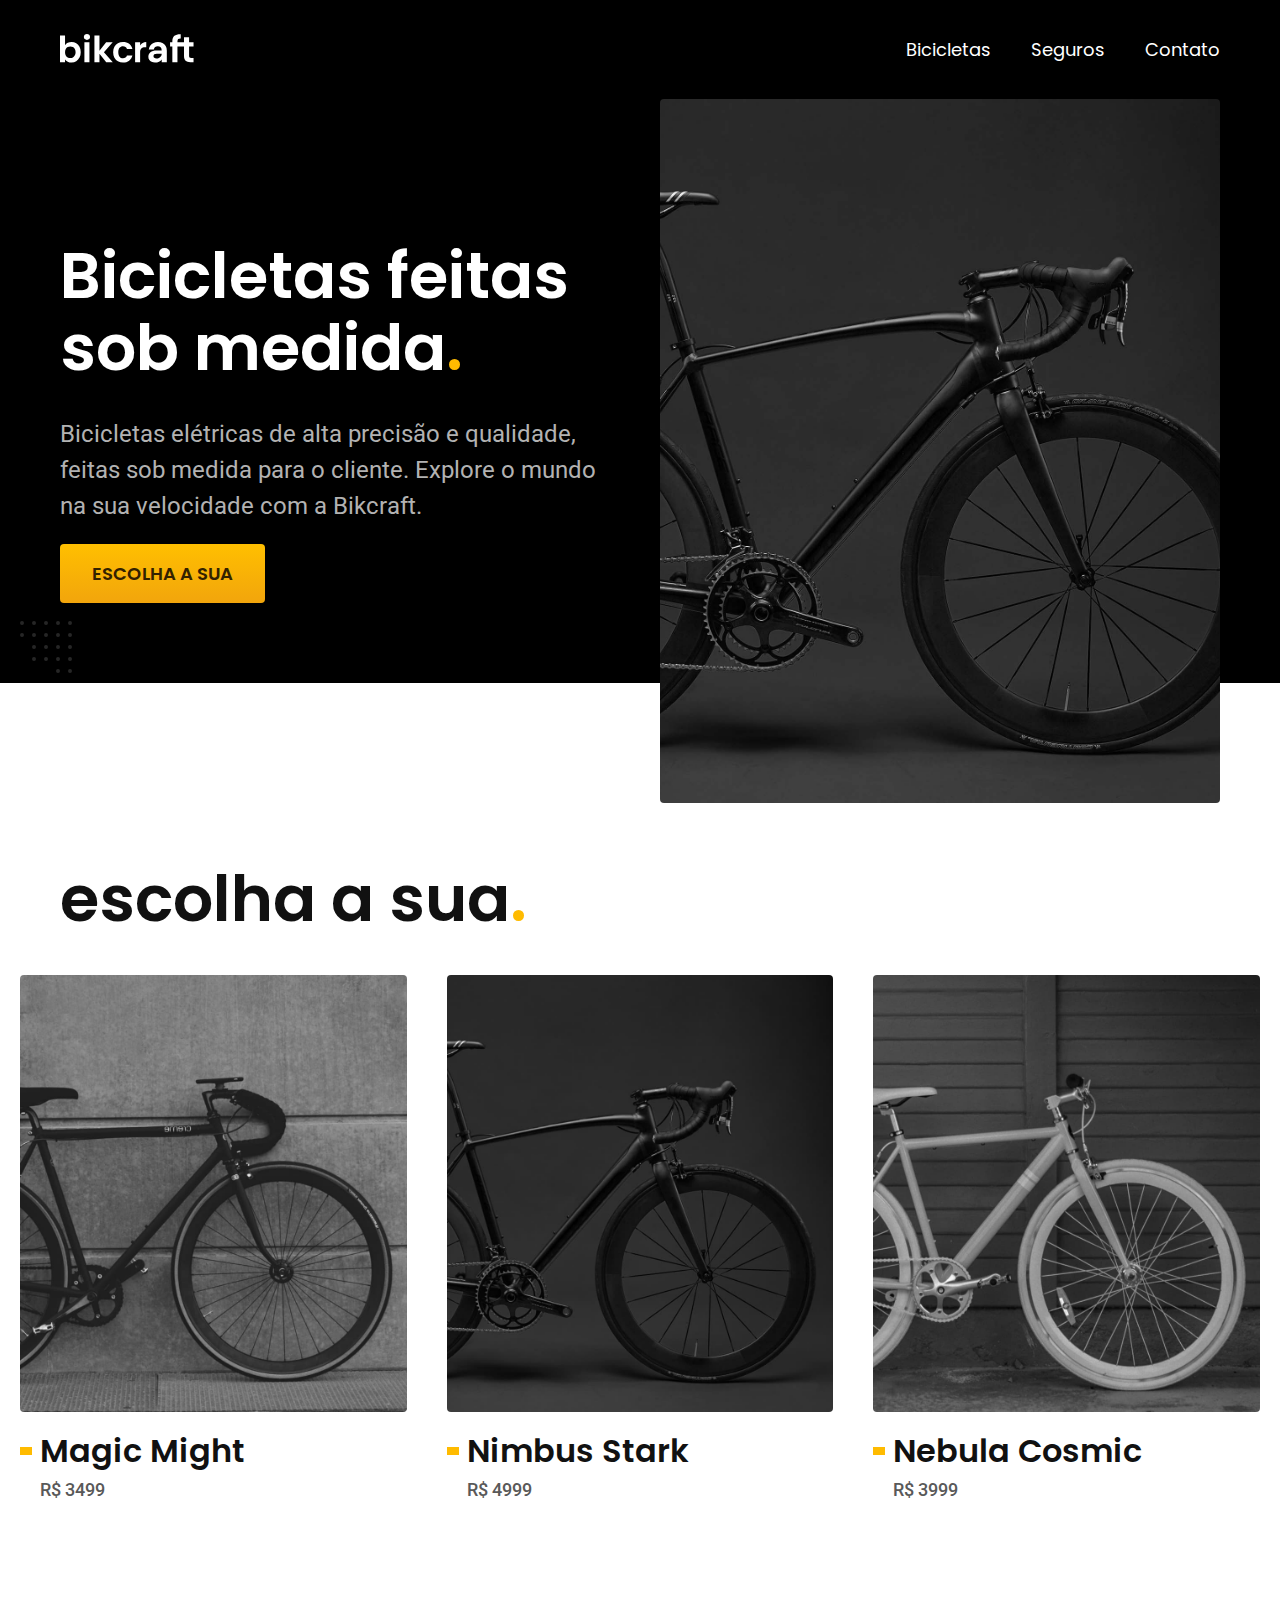
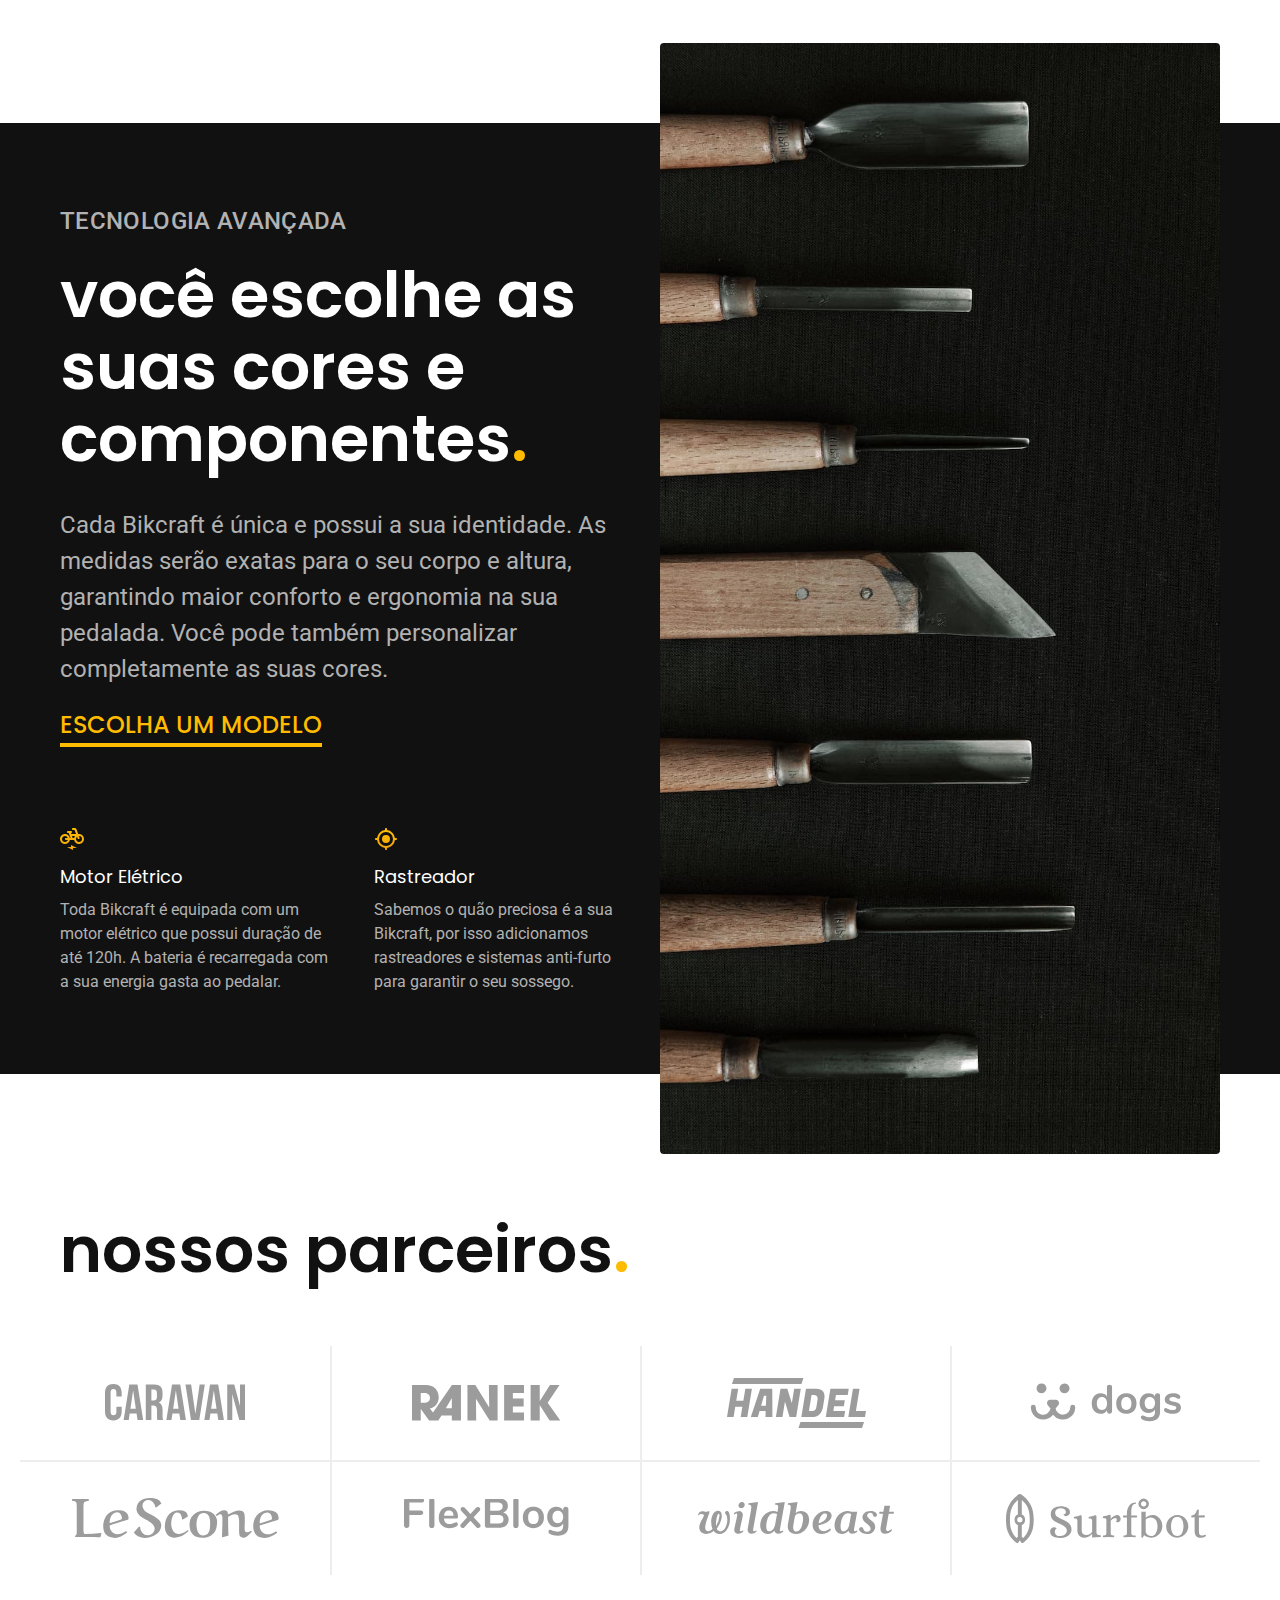
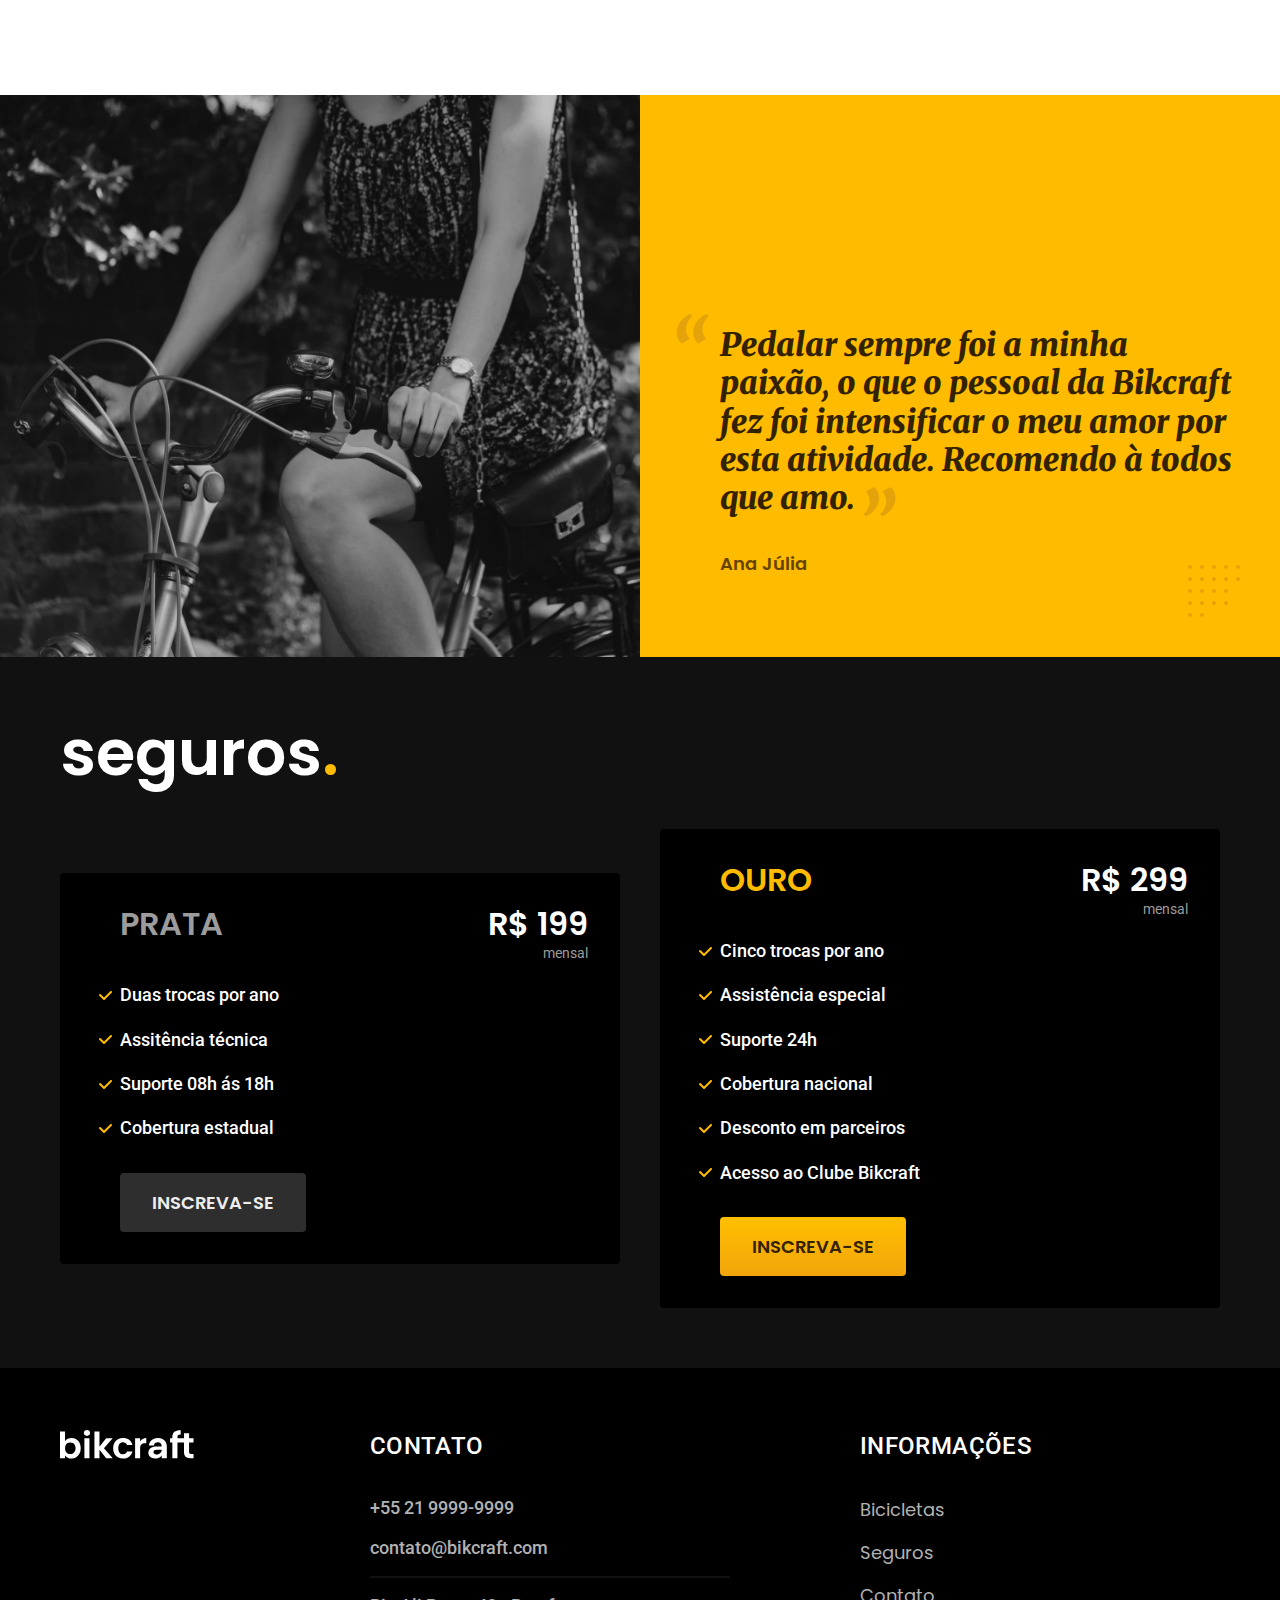
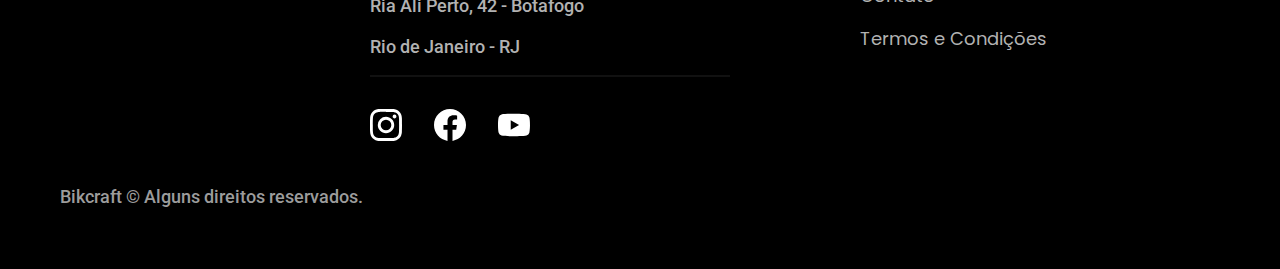
<file: index.html>
<!DOCTYPE html>
<html lang="pt-BR">

<head>
  <meta charset="UTF-8">
  <meta name="viewport" content="width=device-width, initial-scale=1.0">
  <meta name="description" content="Bicicletas elétricas de alta precisão e qualidade,  feitas sob medida para o cliente.">
  <title>Bikcraft</title>

  <link rel="icon" href="./favicon.svg" type="image/svg+xml">
  <link rel="preload" href="./css/style.min.css" as="style">
  <link rel="stylesheet" href="./css/style.min.css">

  <link rel="preconnect" href="https://fonts.googleapis.com">
  <link rel="preconnect" href="https://fonts.gstatic.com" crossorigin>
  <link href="https://fonts.googleapis.com/css2?family=Merriweather:ital,wght@1,900&family=Poppins:wght@400;600&family=Roboto:wght@400;500&display=swap" rel="stylesheet">

  <script>document.documentElement.classList.add('js')</script>
</head>

<body>
  <header class="header-bg">
    <div class="header container">
      <a href="./">
        <img src="./img/bikcraft.svg" alt="Logo Bikcraft">
      </a>

      <nav aria-label="primaria">
        <ul class="header-menu font-1-m cor-0">
          <li><a href="./bicicletas.html">Bicicletas</a></li>
          <li><a href="./seguros.html">Seguros</a></li>
          <li><a href="./contato.html">Contato</a></li>
        </ul>
      </nav>
    </div>
  </header>

  <main class="introducao-bg">
    <div class="introducao container">
      <div class="introducao-conteudo">
        <h1 class="font-1-xxl cor-0 fadeInDown" data-anime="200">Bicicletas feitas
          sob medida<span class="cor-p1">.</span></h1>
        <p class="font-2-l cor-5 fadeInDown" data-anime="400">Bicicletas elétricas de alta precisão e qualidade, feitas sob medida para o cliente. Explore o mundo na sua velocidade com a Bikcraft.</p>
        <a class="botao fadeInDown" href="./bicicletas.html" data-anime="600">Escolha a sua</a>
      </div>
      <picture class="fadeInDown" data-anime="700">
        <source media="(max-width: 800px)" srcset="./img/bicicletas/nimbus.jpg">
        <img src="./img/fotos/introducao.jpg" width="1280" height="1600" alt="Bicicleta Elétrica Preta">
      </picture>
    </div>
  </main>

  <article class="bicicletas-lista">
    <h2 class="container font-1-xxl">escolha a sua<span class="cor-p1">.</span></h2>

    <ul>
      <li>
        <a href="./bicicletas/magic.html">
          <img src="./img/bicicletas/magic-home.jpg" alt="Bicicleta Preta">
          <h3 class="font-1-xl">Magic Might</h3>
          <span class="font-2-m cor-8">R$ 3499</span>
        </a>
      </li>
      <li>
        <a href="./bicicletas/nimbus.html">
          <img src="./img/bicicletas/nimbus-home.jpg" alt="Bicicleta Preta">
          <h3 class="font-1-xl">Nimbus Stark</h3>
          <span class="font-2-m cor-8">R$ 4999</span>
        </a>
      </li>
      <li>
        <a href="./bicicletas/nebula.html">
          <img src="./img/bicicletas/nebula-home.jpg" alt="Bicicleta Preta">
          <h3 class="font-1-xl">Nebula Cosmic</h3>
          <span class="font-2-m cor-8">R$ 3999</span>
        </a>
      </li>
    </ul>
  </article>

  <article class="tecnologia-bg">
    <div class="tecnologia container">
      <div class="tecnologia-conteudo">
        <span class="font-2-l-b cor-5">Tecnologia Avançada</span>
        <h2 class="font-1-xxl cor-0">você escolhe as suas cores e componentes<span class="cor-p1">.</span></h2>
        <p class="font-2-l cor-5">Cada Bikcraft é única e possui a sua identidade. As medidas serão exatas para o seu corpo e altura, garantindo maior conforto e ergonomia na sua pedalada. Você pode também personalizar completamente as suas cores.</p>
        <a class="link" href="./bicicletas.html">Escolha um modelo</a>
        <div class="tecnologia-vantagens">
          <div>
            <img src="./img/icones/eletrica.svg" alt="">
            <h3 class="font-1-m cor-0">Motor Elétrico</h3>
            <p class="font-2-s cor-5">Toda Bikcraft é equipada com um motor elétrico que possui duração de até 120h. A bateria é recarregada com a sua energia gasta ao pedalar.</p>
          </div>
          <div>
            <img src="./img/icones/rastreador.svg" alt="">
            <h3 class="font-1-m cor-0">Rastreador</h3>
            <p class="font-2-s cor-5">Sabemos o quão preciosa é a sua Bikcraft, por isso adicionamos rastreadores e sistemas anti-furto para garantir o seu sossego.</p>
          </div>
        </div>
      </div>
      <div class="tecnologia-imagem">
        <img src="./img/fotos/tecnologia.jpg" alt="">
      </div>
    </div>
  </article>

  <section class="parceiros" aria-label="Nossos Parceiros">
    <h2 class="container  font-1-xxl">nossos parceiros<span class="cor-p1">.</span></h2>

    <ul>
      <li><img src="./img/parceiros/caravan.svg" alt="caravan"></li>
      <li><img src="./img/parceiros/ranek.svg" alt="ranek"></li>
      <li><img src="./img/parceiros/handel.svg" alt="handel"></li>
      <li><img src="./img/parceiros/dogs.svg" alt="dogs"></li>
      <li><img src="./img/parceiros/lescone.svg" alt="lescone"></li>
      <li><img src="./img/parceiros/flexblog.svg" alt="flexblog"></li>
      <li><img src="./img/parceiros/wildbeast.svg" alt="wildbeast"></li>
      <li><img src="./img/parceiros/surfbot.svg" alt="surfbot"></li>
    </ul>
  </section>

  <section class="depoimento" aria-label="Depoimento">
    <div>
      <img src="./img/fotos/depoimento.jpg" alt="Pessoa pedalando">
    </div>
    <div class="depoimento-conteudo">
      <blockquote class="font-1-xl cor-p5">
        <p>Pedalar sempre foi a minha paixão, o que o pessoal da Bikcraft fez foi intensificar o meu amor por esta atividade. Recomendo à todos que amo.</p>
      </blockquote>
      <span class="font-1-m-b cor-p4">Ana Júlia</span>
    </div>

  </section>

  <article class="seguros-bg">
    <div class="seguros container">
      <h2 class="font-1-xxl cor-0">seguros<span class="cor-p1">.</span></h2>
      <div class="seguros-item">
        <h3 class="font-1-xl cor-6">PRATA</h3>
        <span class="font-1-xl cor-0">R$ 199 <span class="font-1-xs cor-6">mensal</span></span>
        <ul class="font-2-m cor-0">
          <li>Duas trocas por ano</li>
          <li>Assitência técnica</li>
          <li>Suporte 08h ás 18h</li>
          <li>Cobertura estadual</li>
        </ul>
        <a class="botao secundario" href="./orcamento.html">Inscreva-se</a>
      </div>

      <div class="seguros-item">
        <h3 class="font-1-xl cor-p1">OURO</h3>
        <span class="font-1-xl cor-0">R$ 299 <span class="font-1-xs cor-6">mensal</span></span>
        <ul class="font-2-m cor-0">
          <li>Cinco trocas por ano</li>
          <li>Assistência especial</li>
          <li>Suporte 24h</li>
          <li>Cobertura nacional</li>
          <li>Desconto em parceiros</li>
          <li>Acesso ao Clube Bikcraft</li>
        </ul>
        <a class="botao" href="./orcamento.html">Inscreva-se</a>
      </div>
    </div>
  </article>

  <footer class="footer-bg">
    <div class="footer container">
      <img src="./img/bikcraft.svg" alt="Logo">
      <div class="footer-contato">
        <h3 class="font-2-l-b cor-0">Contato</h3>
        <ul class="font-2-m cor-5">
          <li><a href="tel:+552199999999">+55 21 9999-9999</a></li>
          <li><a href="mailto:contato@bikcraft.com">contato@bikcraft.com</a></li>
          <li>Ria Ali Perto, 42 - Botafogo</li>
          <li>Rio de Janeiro - RJ</li>
        </ul>
        <div class="footer-redes">
          <a href="./">
            <img src="./img/redes/instagram.svg" alt="Instagram">
          </a>
          <a href="./">
            <img src="./img/redes/facebook.svg" alt=Facebook">
          </a>
          <a href="./">
            <img src="./img/redes/youtube.svg" alt="Youtube">
          </a>
        </div>
      </div>
      <div class="footer-informacoes">
        <h3 class="font-2-l-b cor-0">Informações</h3>
        <nav>
          <ul class="font-1-m cor-5">
            <li><a href="./bicicletas.html">Bicicletas</a></li>
            <li><a href="./seguros.html">Seguros</a></li>
            <li><a href="./contato.html">Contato</a></li>
            <li><a href="./termos.html">Termos e Condições</a></li>
          </ul>
        </nav>
      </div>
      <p class="footer-copy font-2-m cor-6">Bikcraft © Alguns direitos reservados.</p>
    </div>
  </footer>

  <script src="./js/plugins/simple-anime.js"></script>
  <script src="./js/script.js"></script>
</body>

</html>
</file>
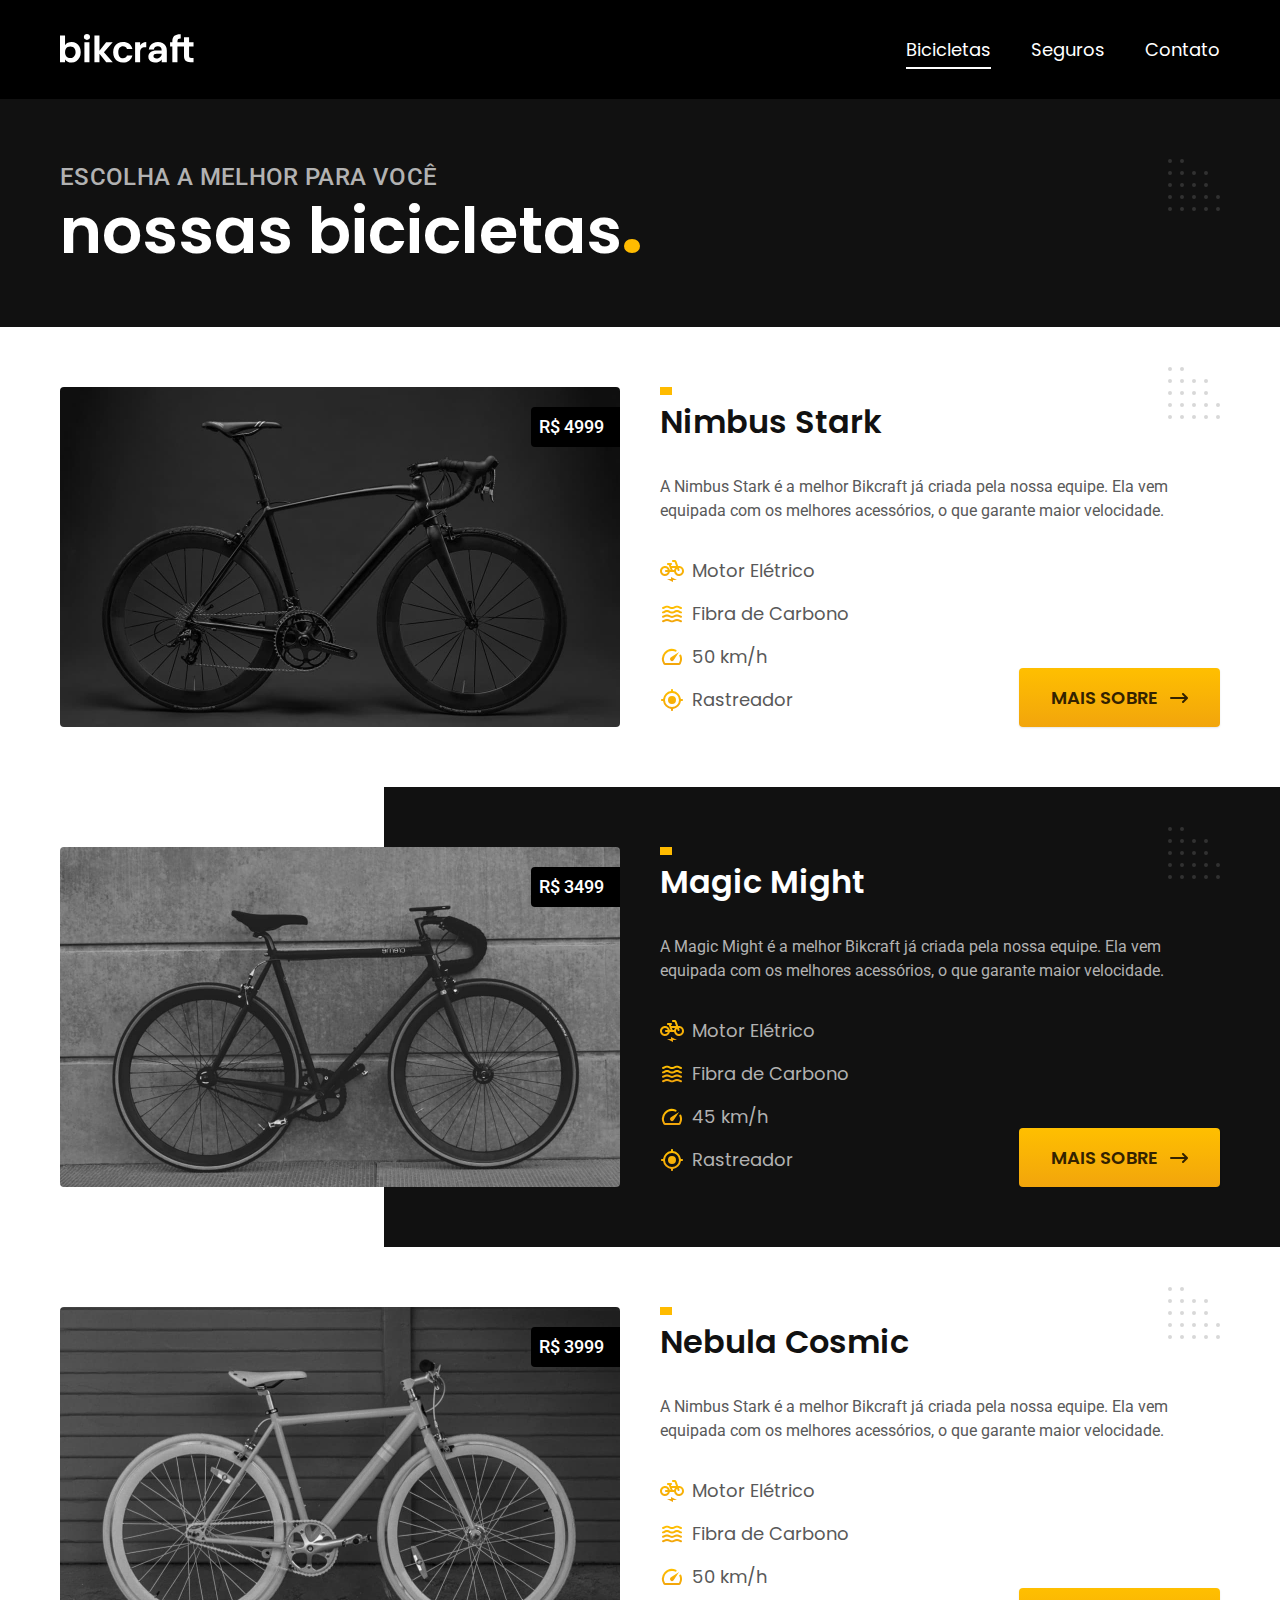
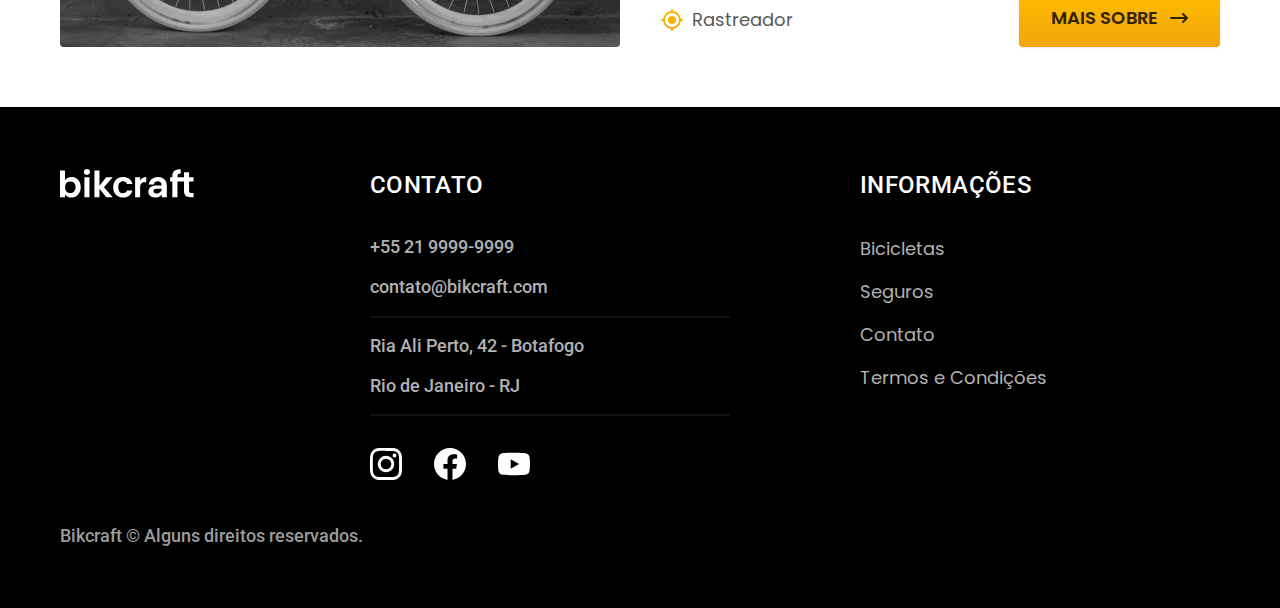
<file: bicicletas.html>
<!DOCTYPE html>
<html lang="pt-BR">

<head>
  <meta charset="UTF-8">
  <meta name="viewport" content="width=device-width, initial-scale=1.0">
  <meta name="description" content="Termos e condições.">
  <title>Bicicletas | Bikcraft</title>

  <link rel="icon" href="./favicon.svg" type="image/svg+xml">
  <link rel="preload" href="./css/style.min.css" as="style">
  <link rel="stylesheet" href="./css/style.min.css">

  <link rel="preconnect" href="https://fonts.googleapis.com">
  <link rel="preconnect" href="https://fonts.gstatic.com" crossorigin>
  <link href="https://fonts.googleapis.com/css2?family=Merriweather:ital,wght@1,900&family=Poppins:wght@400;600&family=Roboto:wght@400;500&display=swap" rel="stylesheet">
  <script>document.documentElement.classList.add('js')</script>
</head>

<body id="bicicletas">
  <header class="header-bg">
    <div class="header container">
      <a href="./">
        <img src="./img/bikcraft.svg" alt="Logo Bikcraft">
      </a>

      <nav aria-label="primaria">
        <ul class="header-menu font-1-m cor-0">
          <li><a href="./bicicletas.html">Bicicletas</a></li>
          <li><a href="./seguros.html">Seguros</a></li>
          <li><a href="./contato.html">Contato</a></li>
        </ul>
      </nav>
    </div>
  </header>

  <main>
    <div class="titulo-bg">
      <div class="titulo container">
        <p class="font-2-l-b cor-5">Escolha a melhor para você</p>
        <h1 class="font-1-xxl cor-0">nossas bicicletas<strong class="cor-p1">.</strong></h1>
      </div>
    </div>

    <div class="bicicletas container">
      <div class="bicicletas-imagem">
        <img src="./img/bicicletas/nimbus.jpg" alt="Bicicleta Preta">
        <span class="font-2-m cor-0">R$ 4999</span>
      </div>
      <div class="bicicletas-conteudo">
        <h2 class="font-1-xl">Nimbus Stark</h2>
        <p class="font-2-s cor-8">A Nimbus Stark é a melhor Bikcraft já criada pela nossa equipe. Ela vem equipada com os melhores acessórios, o que garante maior velocidade.</p>
        <ul class="font-1-m cor-8">
          <li>
            <img src="./img/icones/eletrica.svg" alt="">
            Motor Elétrico
          </li>
          <li>
            <img src="./img/icones/carbono.svg" alt="">
            Fibra de Carbono
          </li>
          <li>
            <img src="./img/icones/velocidade.svg" alt="">
            50 km/h
          </li>
          <li>
            <img src="./img/icones/rastreador.svg" alt="">
            Rastreador
          </li>
        </ul>
        <a class="botao seta" href="./bicicletas/nimbus.html">Mais Sobre</a>
      </div>
    </div>

    <div class="bicicletas-bg">
      <div class="bicicletas container">
        <div class="bicicletas-imagem">
          <img src="./img/bicicletas/magic.jpg" alt="Bicicleta Preta">
          <span class="font-2-m cor-0">R$ 3499</span>
        </div>
        <div class="bicicletas-conteudo">
          <h2 class="font-1-xl cor-0">Magic Might</h2>
          <p class="font-2-s cor-5">A Magic Might é a melhor Bikcraft já criada pela nossa equipe. Ela vem equipada com os melhores acessórios, o que garante maior velocidade.</p>
          <ul class="font-1-m cor-5">
            <li>
              <img src="./img/icones/eletrica.svg" alt="">
              Motor Elétrico
            </li>
            <li>
              <img src="./img/icones/carbono.svg" alt="">
              Fibra de Carbono
            </li>
            <li>
              <img src="./img/icones/velocidade.svg" alt="">
              45 km/h
            </li>
            <li>
              <img src="./img/icones/rastreador.svg" alt="">
              Rastreador
            </li>
          </ul>
          <a class="botao seta" href="./bicicletas/magic.html">Mais Sobre</a>
        </div>
      </div>
    </div>

    <div class="bicicletas container">
      <div class="bicicletas-imagem">
        <img src="./img/bicicletas/nebula.jpg" alt="Bicicleta Preta">
        <span class="font-2-m cor-0">R$ 3999</span>
      </div>
      <div class="bicicletas-conteudo">
        <h2 class="font-1-xl">Nebula Cosmic</h2>
        <p class="font-2-s cor-8">A Nimbus Stark é a melhor Bikcraft já criada pela nossa equipe. Ela vem equipada com os melhores acessórios, o que garante maior velocidade.</p>
        <ul class="font-1-m cor-8">
          <li>
            <img src="./img/icones/eletrica.svg" alt="">
            Motor Elétrico
          </li>
          <li>
            <img src="./img/icones/carbono.svg" alt="">
            Fibra de Carbono
          </li>
          <li>
            <img src="./img/icones/velocidade.svg" alt="">
            50 km/h
          </li>
          <li>
            <img src="./img/icones/rastreador.svg" alt="">
            Rastreador
          </li>
        </ul>
        <a class="botao seta" href="./bicicletas/nebula.html">Mais Sobre</a>
      </div>
    </div>

  </main>

  <footer class="footer-bg">
    <div class="footer container">
      <img src="./img/bikcraft.svg" alt="Logo">
      <div class="footer-contato">
        <h3 class="font-2-l-b cor-0">Contato</h3>
        <ul class="font-2-m cor-5">
          <li><a href="tel:+552199999999">+55 21 9999-9999</a></li>
          <li><a href="mailto:contato@bikcraft.com">contato@bikcraft.com</a></li>
          <li>Ria Ali Perto, 42 - Botafogo</li>
          <li>Rio de Janeiro - RJ</li>
        </ul>
        <div class="footer-redes">
          <a href="./">
            <img src="./img/redes/instagram.svg" alt="Instagram">
          </a>
          <a href="./">
            <img src="./img/redes/facebook.svg" alt=Facebook">
          </a>
          <a href="./">
            <img src="./img/redes/youtube.svg" alt="Youtube">
          </a>
        </div>
      </div>
      <div class="footer-informacoes">
        <h3 class="font-2-l-b cor-0">Informações</h3>
        <nav>
          <ul class="font-1-m cor-5">
            <li><a href="./bicicletas.html">Bicicletas</a></li>
            <li><a href="./seguros.html">Seguros</a></li>
            <li><a href="./contato.html">Contato</a></li>
            <li><a href="./termos.html">Termos e Condições</a></li>
          </ul>
        </nav>
      </div>
      <p class="footer-copy font-2-m cor-6">Bikcraft © Alguns direitos reservados.</p>
    </div>
  </footer>
  <script src="./js/script.js"></script>
</body>
</file>
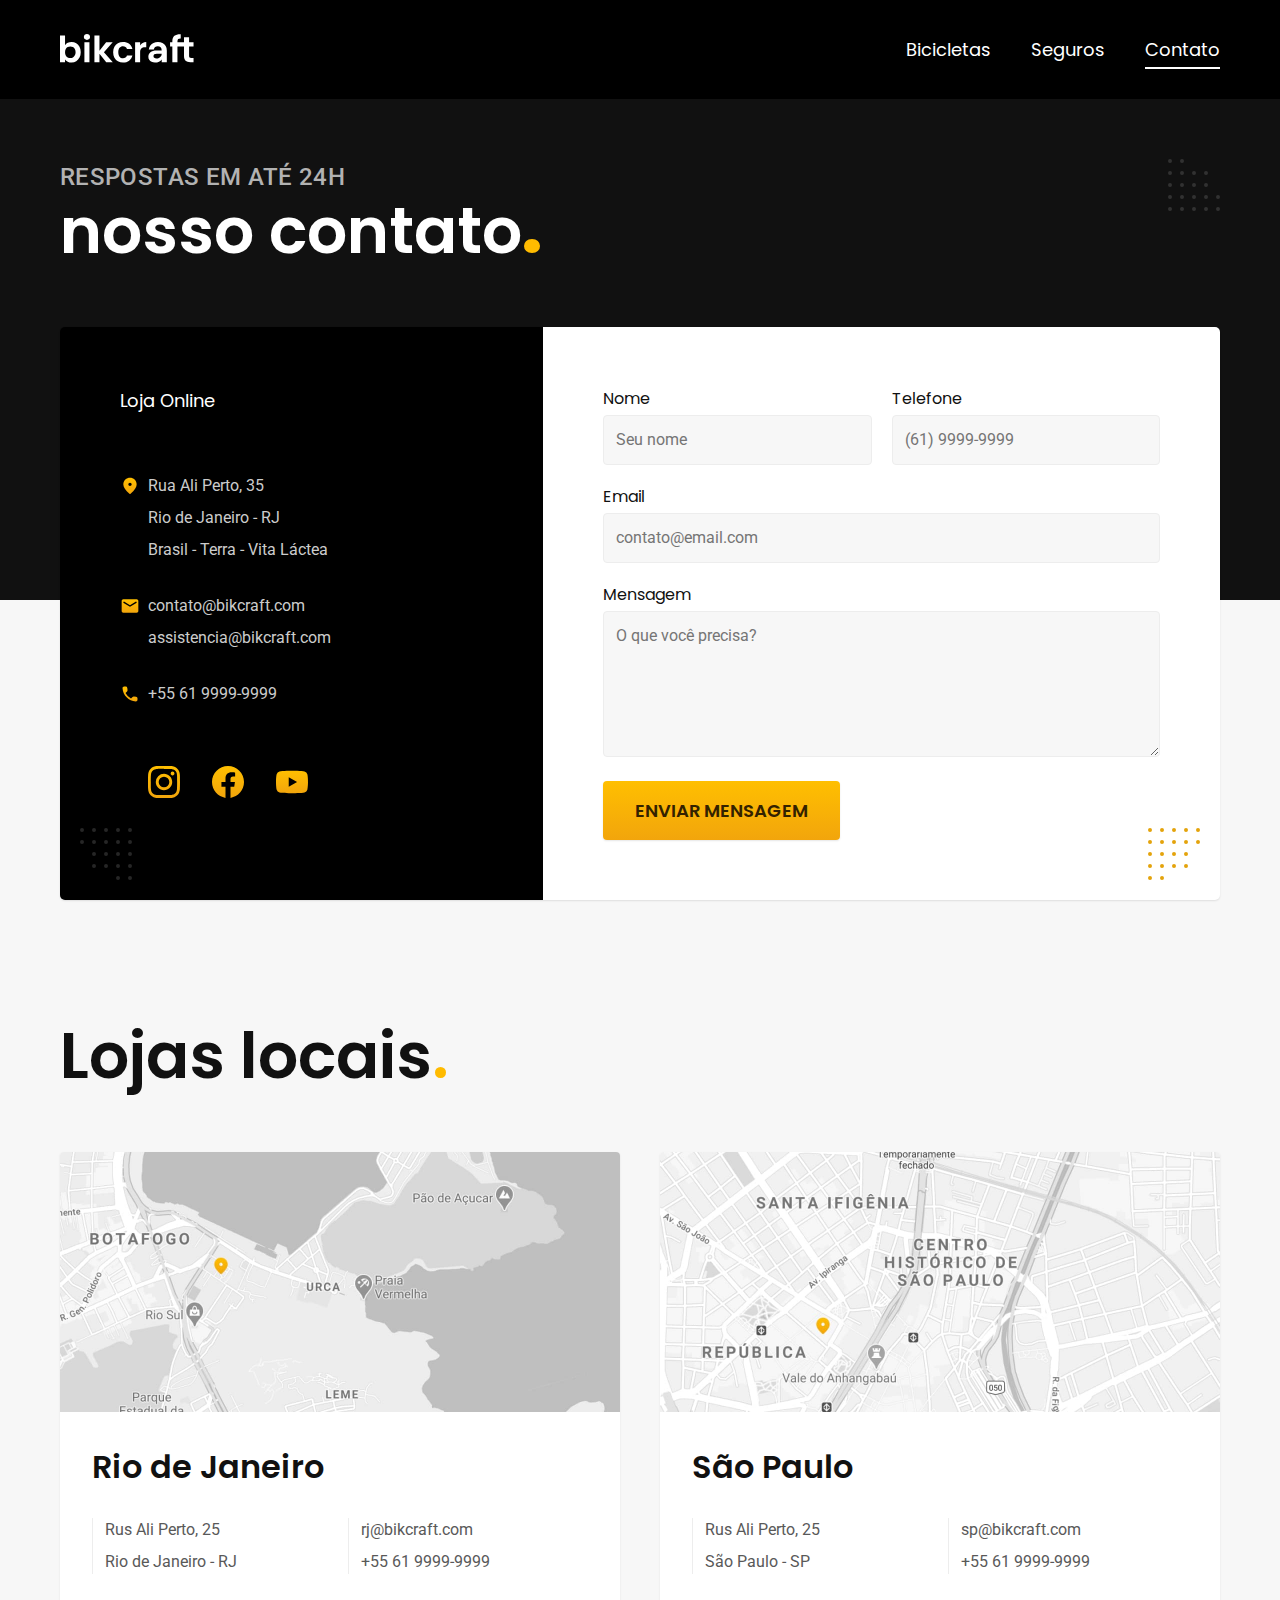
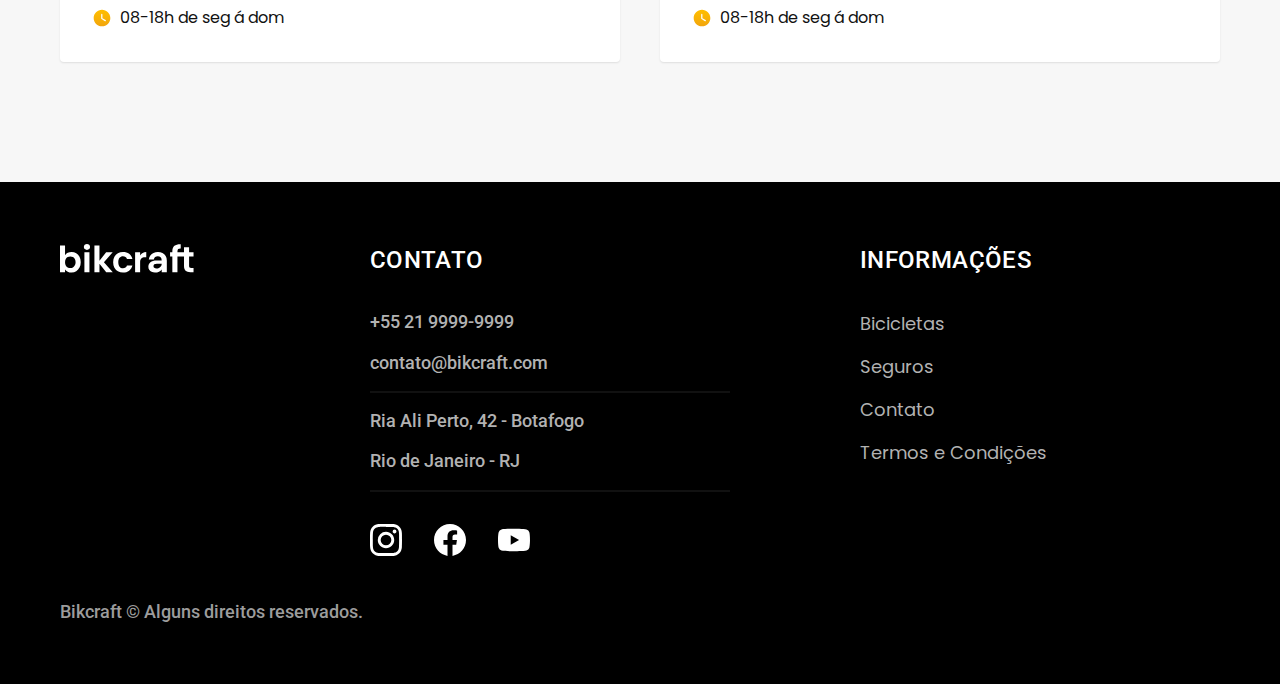
<file: contato.html>
<!DOCTYPE html>
<html lang="pt-BR">

<head>
  <meta charset="UTF-8">
  <meta name="viewport" content="width=device-width, initial-scale=1.0">
  <meta name="description" content="Termos e condições.">
  <title>Contato | Bikcraft</title>

  <link rel="icon" href="./favicon.svg" type="image/svg+xml">
  <link rel="preload" href="./css/style.min.css" as="style">
  <link rel="stylesheet" href="./css/style.min.css">

  <link rel="preconnect" href="https://fonts.googleapis.com">
  <link rel="preconnect" href="https://fonts.gstatic.com" crossorigin>
  <link href="https://fonts.googleapis.com/css2?family=Merriweather:ital,wght@1,900&family=Poppins:wght@400;600&family=Roboto:wght@400;500&display=swap" rel="stylesheet">
  <script>document.documentElement.classList.add('js')</script>
</head>

<body id="contato">
  <header class="header-bg">
    <div class="header container">
      <a href="./">
        <img src="./img/bikcraft.svg" alt="Logo Bikcraft">
      </a>

      <nav aria-label="primaria">
        <ul class="header-menu font-1-m cor-0">
          <li><a href="./bicicletas.html">Bicicletas</a></li>
          <li><a href="./seguros.html">Seguros</a></li>
          <li><a href="./contato.html">Contato</a></li>
        </ul>
      </nav>
    </div>
  </header>

  <main>
    <div class="titulo-bg">
      <div class="titulo container">
        <p class="font-2-l-b cor-5">respostas em até 24h</p>
        <h1 class="font-1-xxl cor-0">nosso contato<strong class="cor-p1">.</strong></h1>
      </div>
    </div>

    <div class="contato container">
      <section class="contato-dados" aria-label="Endereço">
        <h2 class="font-1-m cor-0">Loja Online</h2>
        <div class="contato-endereco font-2-s cor-4">
          <p>Rua Ali Perto, 35</p>
          <p>Rio de Janeiro - RJ</p>
          <p>Brasil - Terra - Vita Láctea</p>
        </div>

        <address class="contato-meios font-2-s cor-4">
          <a href="mailto:contato@bikcraft.com">contato@bikcraft.com</a>
          <a href="mailto:assistencia@bikcraft.com">assistencia@bikcraft.com</a>
          <a href="te:+556199999999">+55 61 9999-9999</a>
        </address>

        <div class="contato-redes">
          <a href="./">
            <img src="./img/redes/instagram-p.svg" alt="Instagram">
          </a>
          <a href="./">
            <img src="./img/redes/facebook-p.svg" alt=Facebook">
          </a>
          <a href="./">
            <img src="./img/redes/youtube-p.svg" alt="Youtube">
          </a>
        </div>
      </section>

      <section class="contato-formulario" aria-label="Formulário">
        <form class="form" action="./contato.html">
          <div>
            <label for="nome">Nome</label>
            <input type="text" id="nome" name="nome" placeholder="Seu nome">
          </div>
          <div>
            <label for="telefone">Telefone</label>
            <input type="text" id="telefone" name="telefone" placeholder="(61) 9999-9999">
          </div>
          <div class="col-2">
            <label for="email">Email</label>
            <input type="email" id="email" name="email" placeholder="contato@email.com">
          </div>
          <div class="col-2">
            <label for="mensagem">Mensagem</label>
            <textarea name="mensagem" id="mensagem" rows="5" placeholder="O que você precisa?"></textarea>
          </div>
          <button class="botao col-2">Enviar Mensagem</button>
        </form>
      </section>
    </div>
  </main>

  <article class="lojas container">
    <h2 class="font-1-xxl">Lojas locais<span class="cor-p1">.</span></h2>
    <div class="lojas-item">
      <img src="./img/lojas/rj.jpg" alt="mapa marcando o endereço em Rua Ali Perto, 25 - Rio de Janeiro - RJ">
      <div class="lojas-conteudo">
        <h3 class="font-1-xl">Rio de Janeiro</h3>
        <div class="lojas-dados font-2-s cor-8">
          <p>Rus Ali Perto, 25</p>
          <p>Rio de Janeiro - RJ</p>
        </div>
        <div class="lojas-dados font-2-s cor-8">
          <a href="mailto:rj@bikcraft.com">rj@bikcraft.com</a>
          <a href="tel:+556199999999">+55 61 9999-9999</a>
        </div>
        <p class="lojas-tempo font-1-s"><img src="./img/icones/horario.svg" alt=""> 08-18h de seg á dom</p>
      </div>
    </div>

    <div class="lojas-item">
      <img src="./img/lojas/sp.jpg" alt="mapa marcando o endereço em Rua Ali Perto, 25 - São Paulo - SP">
      <div class="lojas-conteudo">
        <h3 class="font-1-xl">São Paulo</h3>
        <div class="lojas-dados font-2-s cor-8">
          <p>Rus Ali Perto, 25</p>
          <p>São Paulo - SP</p>
        </div>
        <div class="lojas-dados font-2-s cor-8">
          <a href="mailto:sp@bikcraft.com">sp@bikcraft.com</a>
          <a href="tel:+556199999999">+55 61 9999-9999</a>
        </div>
        <p class="lojas-tempo font-1-s"><img src="./img/icones/horario.svg" alt=""> 08-18h de seg á dom</p>
      </div>
    </div>
  </article>

  <footer class="footer-bg">
    <div class="footer container">
      <img src="./img/bikcraft.svg" alt="Logo">
      <div class="footer-contato">
        <h3 class="font-2-l-b cor-0">Contato</h3>
        <ul class="font-2-m cor-5">
          <li><a href="tel:+552199999999">+55 21 9999-9999</a></li>
          <li><a href="mailto:contato@bikcraft.com">contato@bikcraft.com</a></li>
          <li>Ria Ali Perto, 42 - Botafogo</li>
          <li>Rio de Janeiro - RJ</li>
        </ul>
        <div class="footer-redes">
          <a href="./">
            <img src="./img/redes/instagram.svg" alt="Instagram">
          </a>
          <a href="./">
            <img src="./img/redes/facebook.svg" alt=Facebook">
          </a>
          <a href="./">
            <img src="./img/redes/youtube.svg" alt="Youtube">
          </a>
        </div>
      </div>
      <div class="footer-informacoes">
        <h3 class="font-2-l-b cor-0">Informações</h3>
        <nav>
          <ul class="font-1-m cor-5">
            <li><a href="./bicicletas.html">Bicicletas</a></li>
            <li><a href="./seguros.html">Seguros</a></li>
            <li><a href="./contato.html">Contato</a></li>
            <li><a href="./termos.html">Termos e Condições</a></li>
          </ul>
        </nav>
      </div>
      <p class="footer-copy font-2-m cor-6">Bikcraft © Alguns direitos reservados.</p>
    </div>
  </footer>
  <script src="./js/script.js"></script>
</body>
</file>
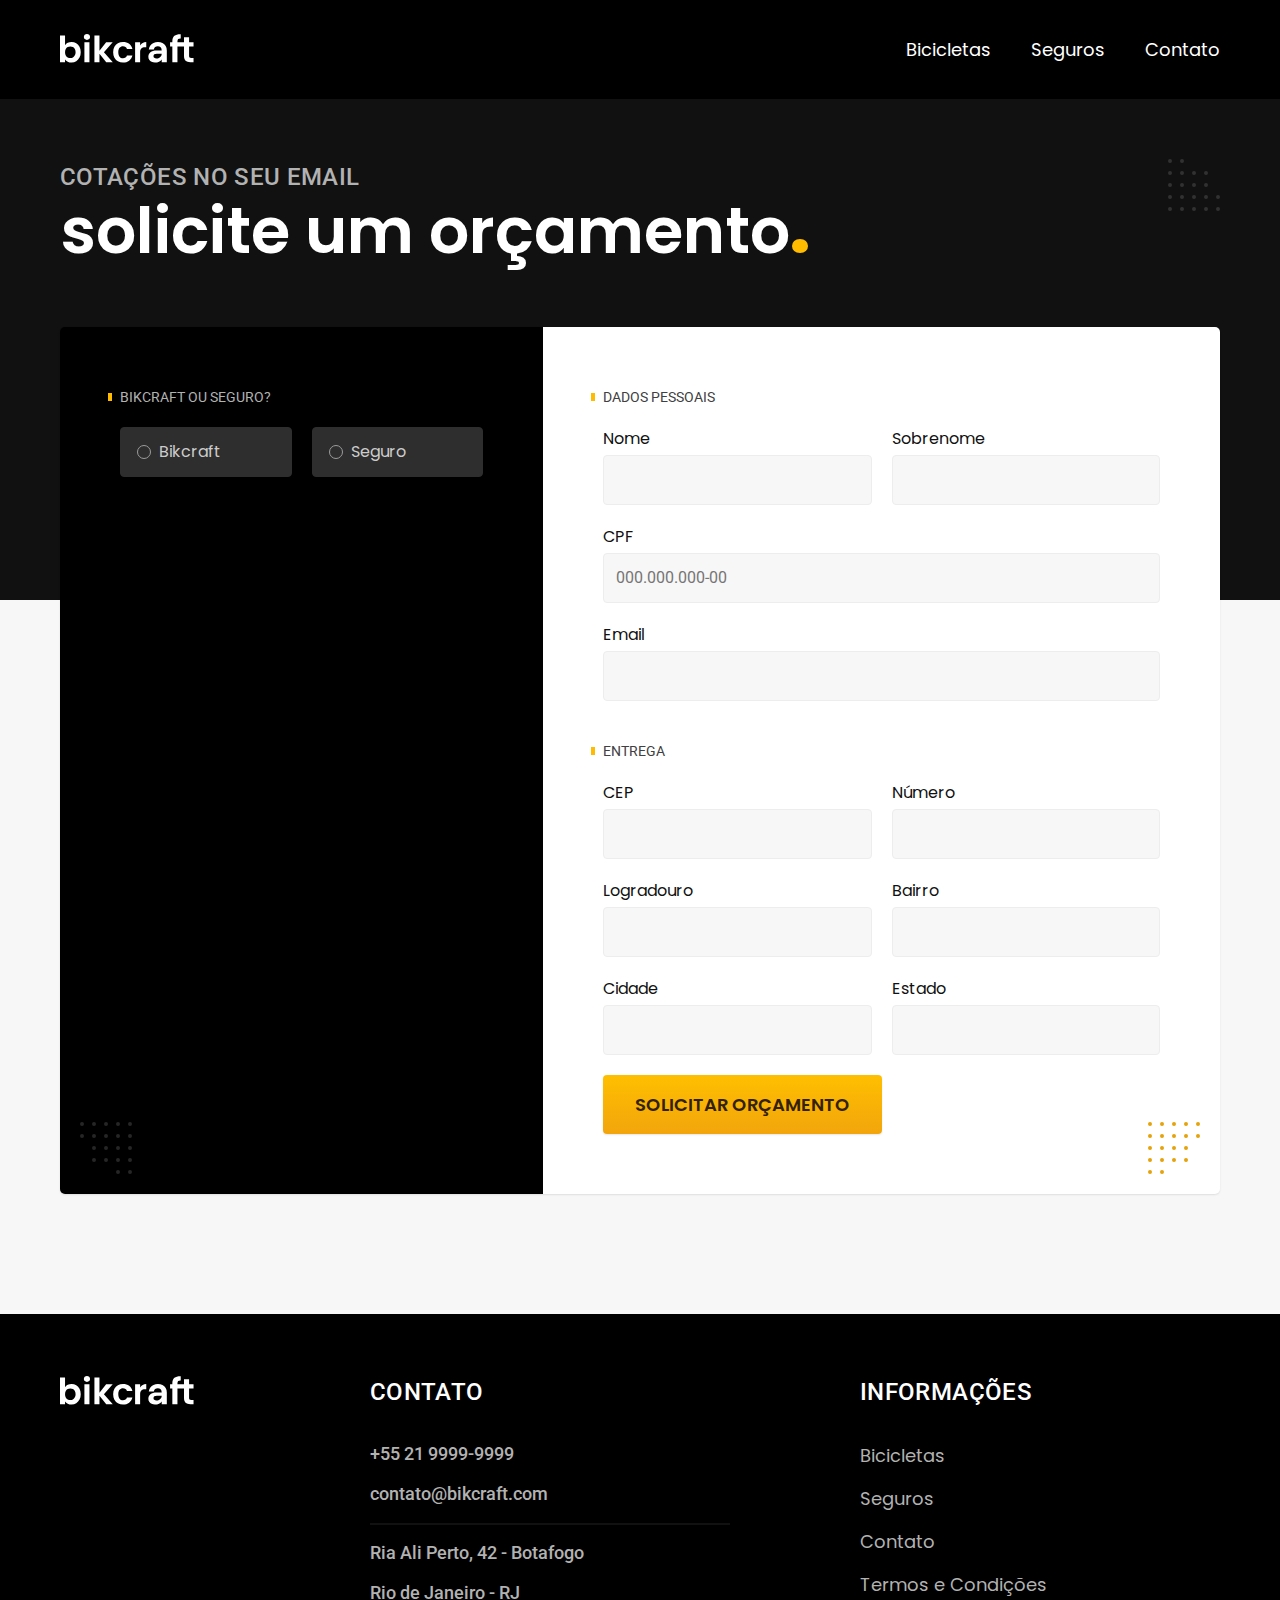
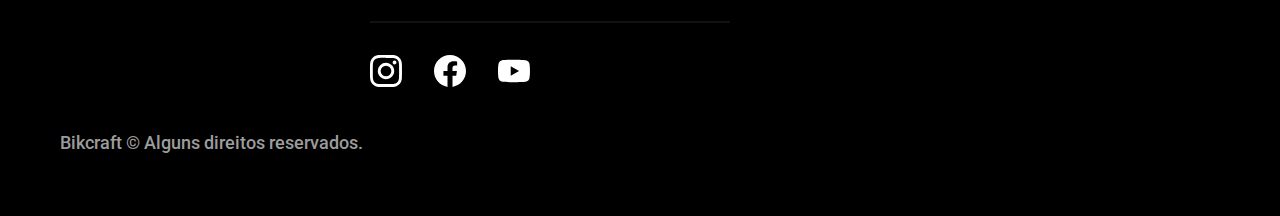
<file: orcamento.html>
<!DOCTYPE html>
<html lang="pt-BR">

<head>
  <meta charset="UTF-8">
  <meta name="viewport" content="width=device-width, initial-scale=1.0">
  <meta name="description" content="Termos e condições.">
  <title>Orçamento | Bikcraft</title>

  <link rel="icon" href="./favicon.svg" type="image/svg+xml">
  <link rel="preload" href="./css/style.min.css" as="style">
  <link rel="stylesheet" href="./css/style.min.css">

  <link rel="preconnect" href="https://fonts.googleapis.com">
  <link rel="preconnect" href="https://fonts.gstatic.com" crossorigin>
  <link href="https://fonts.googleapis.com/css2?family=Merriweather:ital,wght@1,900&family=Poppins:wght@400;600&family=Roboto:wght@400;500&display=swap" rel="stylesheet">
  <script>document.documentElement.classList.add('js')</script>
</head>

<body id="orcamento">
  <header class="header-bg">
    <div class="header container">
      <a href="./">
        <img src="./img/bikcraft.svg" alt="Logo Bikcraft">
      </a>

      <nav aria-label="primaria">
        <ul class="header-menu font-1-m cor-0">
          <li><a href="./bicicletas.html">Bicicletas</a></li>
          <li><a href="./seguros.html">Seguros</a></li>
          <li><a href="./contato.html">Contato</a></li>
        </ul>
      </nav>
    </div>
  </header>

  <main>
    <div class="titulo-bg">
      <div class="titulo container">
        <p class="font-2-l-b cor-5">Cotações no seu email</p>
        <h1 class="font-1-xxl cor-0">solicite um orçamento<strong class="cor-p1">.</strong></h1>
      </div>
    </div>

    <form class="orcamento container" action="./">
      <div class="orcamento-produto">

        <h2 class="font-1-xs cor-5">Bikcraft ou Seguro?</h2>

        <input type="radio" name="tipo" value="bikcraft" id="bikcraft">
        <label for="bikcraft">Bikcraft</label>

        <input type="radio" name="tipo" value="seguro" id="seguro">
        <label for="seguro">Seguro</label>

        <div class="orcamento-conteudo" id="orcamento-bikcraft">
          <h2 class="font-1-xs cor-5">Escolha a sua</h2>

          <input type="radio" name="produto" value="nimbus" id="nimbus">
          <label for="nimbus">Nimbus Stark <span>R$ 4999</span></label>
          <div class="orcamento-detalhes">
            <ul class="font-1-xs cor-8">
              <li><img src="./img/icones/eletrica.svg" alt="">Motor Elétrico</li>
              <li><img src="./img/icones/carbono.svg" alt="">Fibra de Carbono</li>
              <li><img src="./img/icones/velocidade.svg" alt="">50 km/h</li>
              <li><img src="./img/icones/rastreador.svg" alt="">Rastreador</li>
            </ul>
            <img src="./img//bicicletas/nimbus.jpg" alt="Bicicleta preta">
          </div>

          <input type="radio" name="produto" value="magic" id="magic">
          <label for="magic">Magic Might <span>R$ 3499</span></label>
          <div class="orcamento-detalhes">
            <ul class="font-1-xs cor-8">
              <li><img src="./img/icones/eletrica.svg" alt="">Motor Elétrico</li>
              <li><img src="./img/icones/carbono.svg" alt="">Fibra de Carbono</li>
              <li><img src="./img/icones/velocidade.svg" alt="">45 km/h</li>
              <li><img src="./img/icones/rastreador.svg" alt="">Rastreador</li>
            </ul>
            <img src="./img//bicicletas/magic.jpg" alt="Bicicleta preta">
          </div>

          <input type="radio" name="produto" value="nebula" id="nebula">
          <label for="nebula">Nebula Cosmic <span>R$ 3999</span></label>
          <div class="orcamento-detalhes">
            <ul class="font-1-xs cor-8">
              <li><img src="./img/icones/eletrica.svg" alt="">Motor Elétrico</li>
              <li><img src="./img/icones/carbono.svg" alt="">Fibra de Carbono</li>
              <li><img src="./img/icones/velocidade.svg" alt="">40 km/h</li>
              <li><img src="./img/icones/rastreador.svg" alt="">Rastreador</li>
            </ul>
            <img src="./img//bicicletas/nebula.jpg" alt="Bicicleta branca">
          </div>
        </div>

        <div class="orcamento-conteudo" id="orcamento-seguro">
          <h2 class="font-1-xs cor-5">Escolha o plano</h2>

          <input type="radio" name="produto" value="prata" id="prata">
          <label for="prata">Prata<span>R$ 199</span></label>

          <input type="radio" name="produto" value="ouro" id="ouro">
          <label for="ouro">Ouro<span>R$ 299</span></label>
        </div>
      </div>

      <div class="orcamento-dados form">
        <h2 class="font-1-xs cor-9 col-2">dados pessoais</h2>
        <div>
          <label for="nome">Nome</label>
          <input type="text" id="nome" name="nome">
        </div>
        <div>
          <label for="sobrenome">Sobrenome</label>
          <input type="text" id="sobrenome" name="sobrenome">
        </div>
        <div class="col-2">
          <label for="cpf">CPF</label>
          <input type="text" id="cpf" name="cpf" placeholder="000.000.000-00">
        </div>
        <div class="col-2">
          <label for="email">Email</label>
          <input type="email" id="email" name="email">
        </div>

        <h2 class="font-1-xs cor-9 col-2">entrega</h2>
        <div>
          <label for="cep">CEP</label>
          <input type="text" id="cep" name="cep">
        </div>
        <div>
          <label for="numero">Número</label>
          <input type="text" id="numero" name="numero">
        </div>
        <div>
          <label for="logradouro">Logradouro</label>
          <input type="text" id="logradouro" name="logradouro">
        </div>
        <div>
          <label for="bairro">Bairro</label>
          <input type="text" id="bairro" name="bairro">
        </div>
        <div>
          <label for="cidade">Cidade</label>
          <input type="text" id="cidade" name="cidade">
        </div>
        <div>
          <label for="estado">Estado</label>
          <input type="text" id="estado" name="estado">
        </div>
        <button class="botao col-2">Solicitar Orçamento</button>
      </div>

    </form>
  </main>

  <footer class="footer-bg">
    <div class="footer container">
      <img src="./img/bikcraft.svg" alt="Logo">
      <div class="footer-contato">
        <h3 class="font-2-l-b cor-0">Contato</h3>
        <ul class="font-2-m cor-5">
          <li><a href="tel:+552199999999">+55 21 9999-9999</a></li>
          <li><a href="mailto:contato@bikcraft.com">contato@bikcraft.com</a></li>
          <li>Ria Ali Perto, 42 - Botafogo</li>
          <li>Rio de Janeiro - RJ</li>
        </ul>
        <div class="footer-redes">
          <a href="./">
            <img src="./img/redes/instagram.svg" alt="Instagram">
          </a>
          <a href="./">
            <img src="./img/redes/facebook.svg" alt=Facebook">
          </a>
          <a href="./">
            <img src="./img/redes/youtube.svg" alt="Youtube">
          </a>
        </div>
      </div>
      <div class="footer-informacoes">
        <h3 class="font-2-l-b cor-0">Informações</h3>
        <nav>
          <ul class="font-1-m cor-5">
            <li><a href="./bicicletas.html">Bicicletas</a></li>
            <li><a href="./seguros.html">Seguros</a></li>
            <li><a href="./contato.html">Contato</a></li>
            <li><a href="./termos.html">Termos e Condições</a></li>
          </ul>
        </nav>
      </div>
      <p class="footer-copy font-2-m cor-6">Bikcraft © Alguns direitos reservados.</p>
    </div>
  </footer>
  <script src="./js/script.js"></script>
</body>
</file>
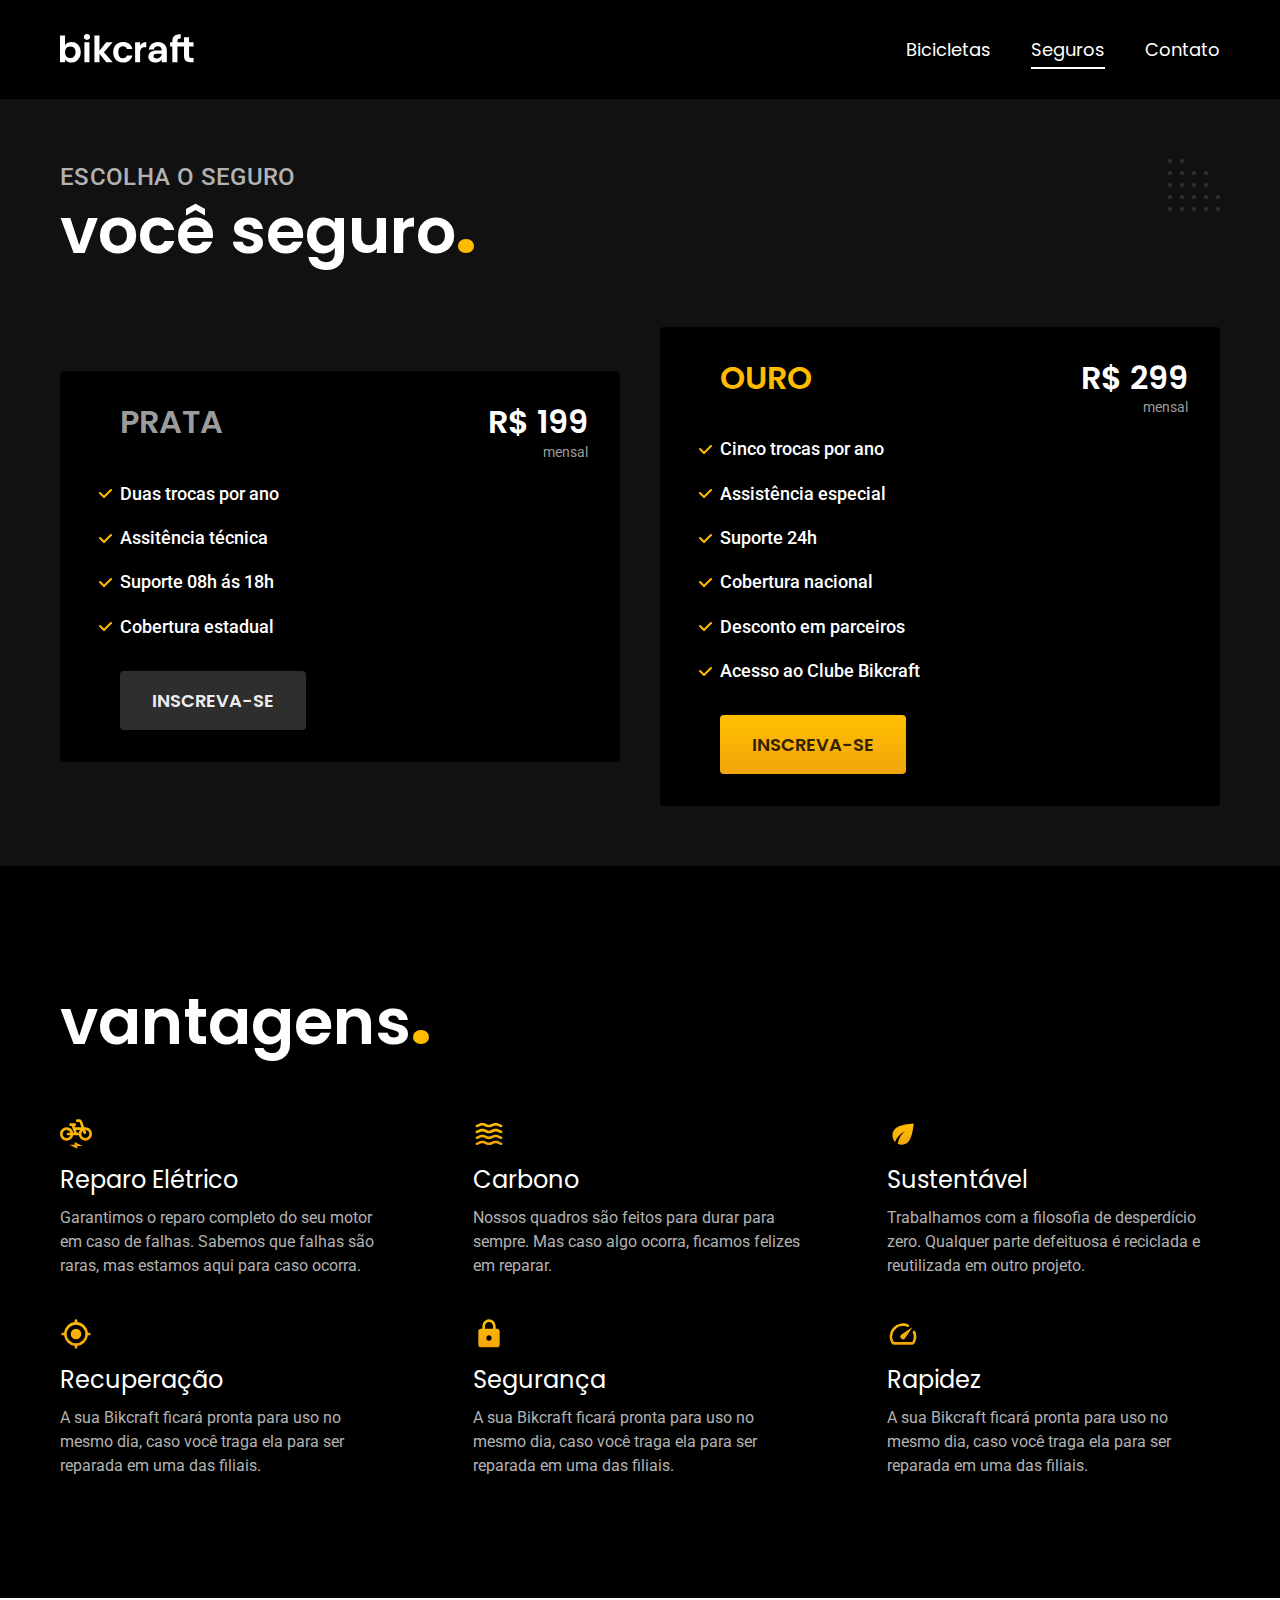
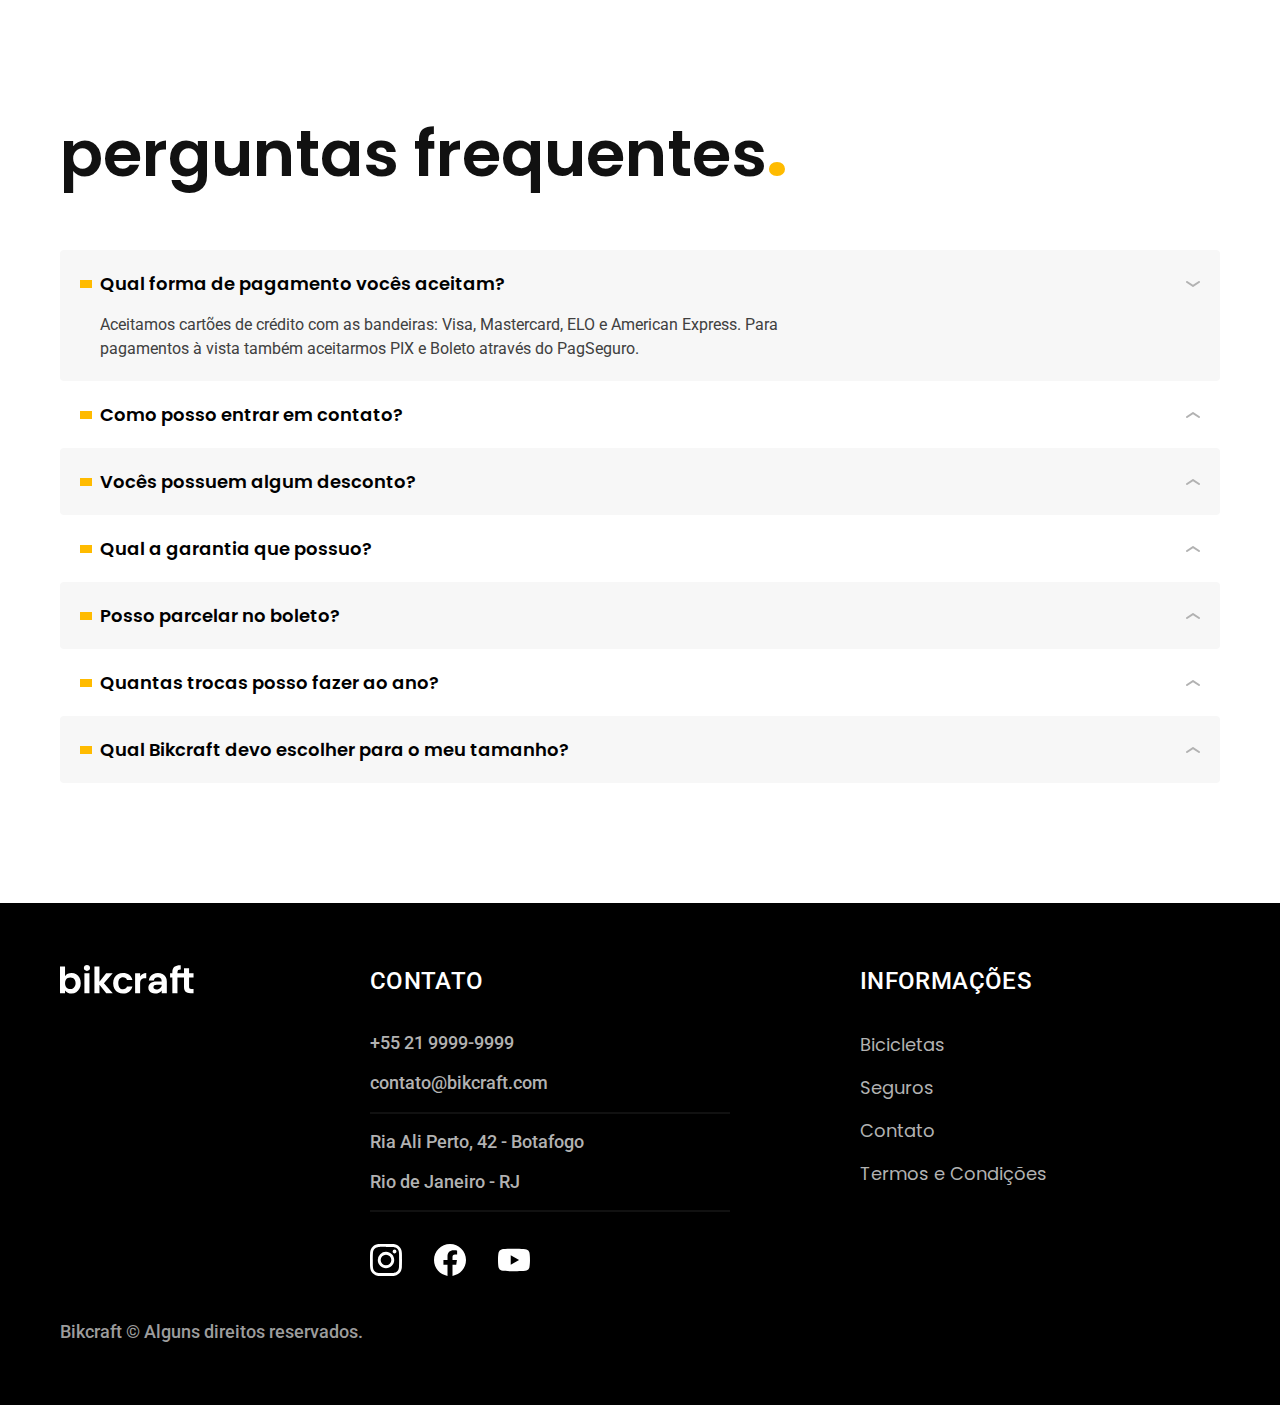
<file: seguros.html>
<!DOCTYPE html>
<html lang="pt-BR">

<head>
  <meta charset="UTF-8">
  <meta name="viewport" content="width=device-width, initial-scale=1.0">
  <meta name="description" content="Termos e condições.">
  <title>Seguros | Bikcraft</title>

  <link rel="icon" href="./favicon.svg" type="image/svg+xml">
  <link rel="preload" href="./css/style.min.css" as="style">
  <link rel="stylesheet" href="./css/style.min.css">

  <link rel="preconnect" href="https://fonts.googleapis.com">
  <link rel="preconnect" href="https://fonts.gstatic.com" crossorigin>
  <link href="https://fonts.googleapis.com/css2?family=Merriweather:ital,wght@1,900&family=Poppins:wght@400;600&family=Roboto:wght@400;500&display=swap" rel="stylesheet">
  <script>document.documentElement.classList.add('js')</script>
</head>

<body id="seguros">
  <header class="header-bg">
    <div class="header container">
      <a href="./">
        <img src="./img/bikcraft.svg" alt="Logo Bikcraft">
      </a>

      <nav aria-label="primaria">
        <ul class="header-menu font-1-m cor-0">
          <li><a href="./bicicletas.html">Bicicletas</a></li>
          <li><a href="./seguros.html">Seguros</a></li>
          <li><a href="./contato.html">Contato</a></li>
        </ul>
      </nav>
    </div>
  </header>

  <main class="seguros-bg">
    <div class="titulo-bg">
      <div class="titulo container">
        <p class="font-2-l-b cor-5">Escolha o seguro</p>
        <h1 class="font-1-xxl cor-0">você seguro<strong class="cor-p1">.</strong></h1>
      </div>
    </div>

    <div class="seguros container">

      <div class="seguros-item fadeInLeft" data-anime="200">
        <h3 class="font-1-xl cor-6">PRATA</h3>
        <span class="font-1-xl cor-0">R$ 199 <span class="font-1-xs cor-6">mensal</span></span>
        <ul class="font-2-m cor-0">
          <li>Duas trocas por ano</li>
          <li>Assitência técnica</li>
          <li>Suporte 08h ás 18h</li>
          <li>Cobertura estadual</li>
        </ul>
        <a class="botao secundario" href="./orcamento.html?tipo=seguro&produto=prata">Inscreva-se</a>
      </div>

      <div class="seguros-item fadeInRight" data-anime="400">
        <h3 class="font-1-xl cor-p1">OURO</h3>
        <span class="font-1-xl cor-0">R$ 299 <span class="font-1-xs cor-6">mensal</span></span>
        <ul class="font-2-m cor-0">
          <li>Cinco trocas por ano</li>
          <li>Assistência especial</li>
          <li>Suporte 24h</li>
          <li>Cobertura nacional</li>
          <li>Desconto em parceiros</li>
          <li>Acesso ao Clube Bikcraft</li>
        </ul>
        <a class="botao" href="./orcamento.html?tipo=seguro&produto=ouro">Inscreva-se</a>
      </div>

    </div>
  </main>

  <article class="vantagens-bg">
    <div class="vantagens container">
      <h2 class="font-1-xxl cor-0">vantagens<strong class="cor-p1">.</strong></h2>
      <ul>
        <li>
          <img src="./img/icones/eletrica.svg" alt="">
          <h3 class="font-1-l cor-0">Reparo Elétrico</h3>
          <p class="font-2-s cor-5">Garantimos o reparo completo do seu motor em caso de falhas. Sabemos que falhas são raras, mas estamos aqui para caso ocorra.</p>
        </li>
        <li>
          <img src="./img/icones/carbono.svg" alt="">
          <h3 class="font-1-l cor-0">Carbono</h3>
          <p class="font-2-s cor-5">Nossos quadros são feitos para durar para sempre. Mas caso algo ocorra, ficamos felizes em reparar.</p>
        </li>
        <li>
          <img src="./img/icones/sustentavel.svg" alt="">
          <h3 class="font-1-l cor-0">Sustentável</h3>
          <p class="font-2-s cor-5">Trabalhamos com a filosofia de desperdício zero. Qualquer parte defeituosa é reciclada e reutilizada em outro projeto.</p>
        </li>
        <li>
          <img src="./img/icones/rastreador.svg" alt="">
          <h3 class="font-1-l cor-0">Recuperação</h3>
          <p class="font-2-s cor-5">A sua Bikcraft ficará pronta para uso no mesmo dia, caso você traga ela para ser reparada em uma das filiais.</p>
        </li>
        <li>
          <img src="./img/icones/seguro.svg" alt="">
          <h3 class="font-1-l cor-0">Segurança</h3>
          <p class="font-2-s cor-5">A sua Bikcraft ficará pronta para uso no mesmo dia, caso você traga ela para ser reparada em uma das filiais.</p>
        </li>
        <li>
          <img src="./img/icones/velocidade.svg" alt="">
          <h3 class="font-1-l cor-0">Rapidez</h3>
          <p class="font-2-s cor-5">A sua Bikcraft ficará pronta para uso no mesmo dia, caso você traga ela para ser reparada em uma das filiais.</p>
        </li>
      </ul>
    </div>
  </article>

  <article class="perguntas container">
    <h2 class="font-1-xxl">perguntas frequentes<strong class="cor-p1">.</strong></h2>

    <dl>
      <div>
        <dt><button class="font-1-m-b" aria-controls="pergunta1" aria-expanded="true">Qual forma de pagamento vocês aceitam?</button></dt>
        <dd id="pergunta1" class="font-2-s cor-9 ativa">Aceitamos cartões de crédito com as bandeiras: Visa, Mastercard, ELO e American Express. Para pagamentos à vista também aceitarmos PIX e Boleto através do PagSeguro.</dd>
      </div>
      <div>
        <dt><button class="font-1-m-b" aria-controls="pergunta2" aria-expanded="false">Como posso entrar em contato?</button></dt>
        <dd id="pergunta2" class="font-2-s cor-9">Aceitamos cartões de crédito com as bandeiras: Visa, Mastercard, ELO e American Express. Para pagamentos à vista também aceitarmos PIX e Boleto através do PagSeguro.</dd>
      </div>
      <div>
        <dt><button class="font-1-m-b" aria-controls="pergunta3" aria-expanded="false">Vocês possuem algum desconto?</button></dt>
        <dd id="pergunta3" class="font-2-s cor-9">Aceitamos cartões de crédito com as bandeiras: Visa, Mastercard, ELO e American Express. Para pagamentos à vista também aceitarmos PIX e Boleto através do PagSeguro.</dd>
      </div>
      <div>
        <dt><button class="font-1-m-b" aria-controls="pergunta4" aria-expanded="false">Qual a garantia que possuo?</button></dt>
        <dd id="pergunta4" class="font-2-s cor-9">Aceitamos cartões de crédito com as bandeiras: Visa, Mastercard, ELO e American Express. Para pagamentos à vista também aceitarmos PIX e Boleto através do PagSeguro.</dd>
      </div>
      <div>
        <dt><button class="font-1-m-b" aria-controls="pergunta5" aria-expanded="false">Posso parcelar no boleto?</button></dt>
        <dd id="pergunta5" class="font-2-s cor-9">Aceitamos cartões de crédito com as bandeiras: Visa, Mastercard, ELO e American Express. Para pagamentos à vista também aceitarmos PIX e Boleto através do PagSeguro.</dd>
      </div>
      <div>
        <dt><button class="font-1-m-b" aria-controls="pergunta6" aria-expanded="false">Quantas trocas posso fazer ao ano?</button></dt>
        <dd id="pergunta6" class="font-2-s cor-9">Aceitamos cartões de crédito com as bandeiras: Visa, Mastercard, ELO e American Express. Para pagamentos à vista também aceitarmos PIX e Boleto através do PagSeguro.</dd>
      </div>
      <div>
        <dt><button class="font-1-m-b" aria-controls="pergunta7" aria-expanded="false">Qual Bikcraft devo escolher para o meu tamanho?</button></dt>
        <dd id="pergunta7" class="font-2-s cor-9">Aceitamos cartões de crédito com as bandeiras: Visa, Mastercard, ELO e American Express. Para pagamentos à vista também aceitarmos PIX e Boleto através do PagSeguro.</dd>
      </div>
    </dl>
  </article>

  <footer class="footer-bg">
    <div class="footer container">
      <img src="./img/bikcraft.svg" alt="Logo">
      <div class="footer-contato">
        <h3 class="font-2-l-b cor-0">Contato</h3>
        <ul class="font-2-m cor-5">
          <li><a href="tel:+552199999999">+55 21 9999-9999</a></li>
          <li><a href="mailto:contato@bikcraft.com">contato@bikcraft.com</a></li>
          <li>Ria Ali Perto, 42 - Botafogo</li>
          <li>Rio de Janeiro - RJ</li>
        </ul>
        <div class="footer-redes">
          <a href="./">
            <img src="./img/redes/instagram.svg" alt="Instagram">
          </a>
          <a href="./">
            <img src="./img/redes/facebook.svg" alt=Facebook">
          </a>
          <a href="./">
            <img src="./img/redes/youtube.svg" alt="Youtube">
          </a>
        </div>
      </div>
      <div class="footer-informacoes">
        <h3 class="font-2-l-b cor-0">Informações</h3>
        <nav>
          <ul class="font-1-m cor-5">
            <li><a href="./bicicletas.html">Bicicletas</a></li>
            <li><a href="./seguros.html">Seguros</a></li>
            <li><a href="./contato.html">Contato</a></li>
            <li><a href="./termos.html">Termos e Condições</a></li>
          </ul>
        </nav>
      </div>
      <p class="footer-copy font-2-m cor-6">Bikcraft © Alguns direitos reservados.</p>
    </div>
  </footer>

  <script src="./js/plugins/simple-anime.js"></script>
  <script src="./js/script.js"></script>
</body>
</file>
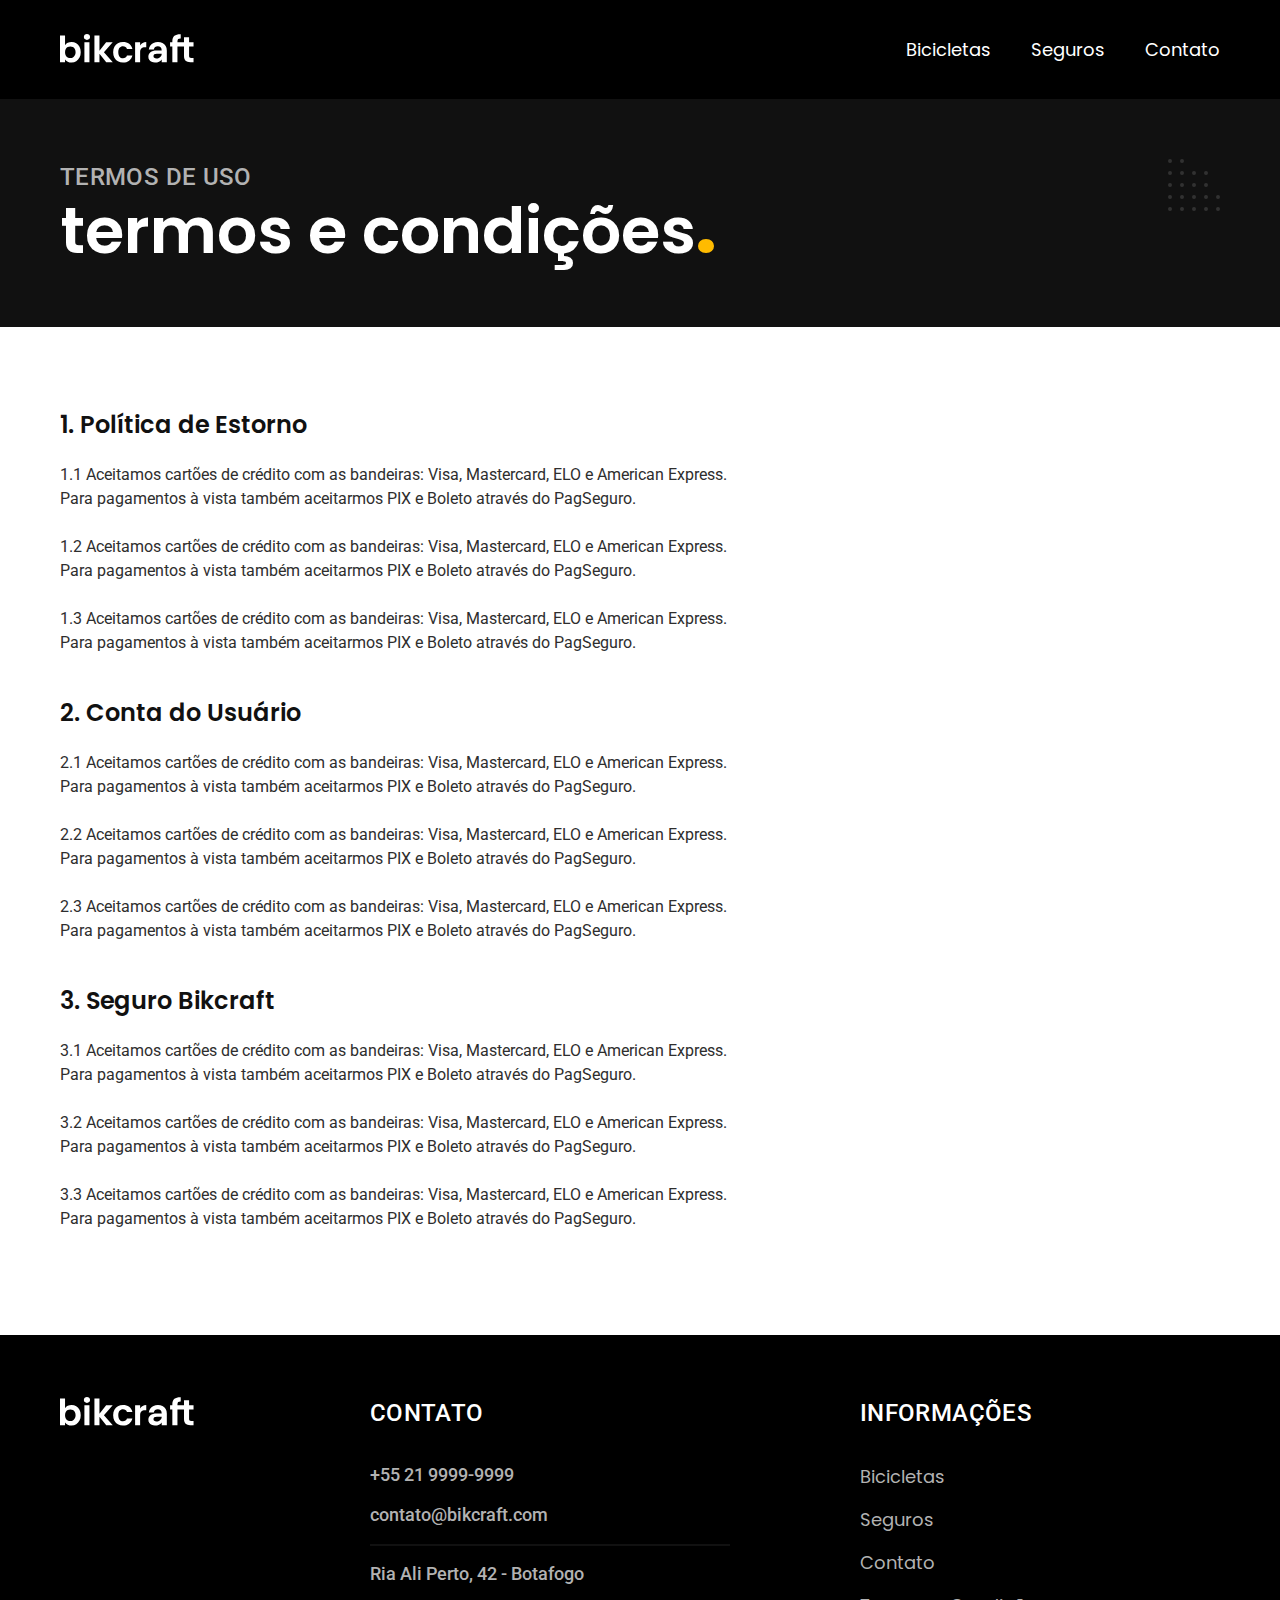
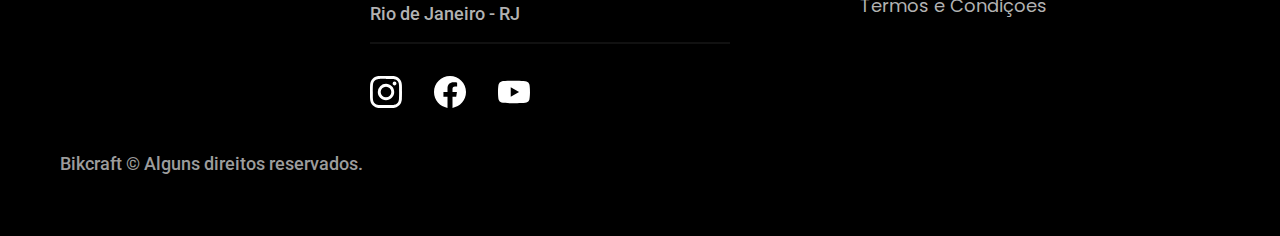
<file: termos.html>
<!DOCTYPE html>
<html lang="pt-BR">

<head>
  <meta charset="UTF-8">
  <meta name="viewport" content="width=device-width, initial-scale=1.0">
  <meta name="description" content="Termos e condições.">
  <title>Termos e Condições | Bikcraft</title>

  <link rel="icon" href="./favicon.svg" type="image/svg+xml">
  <link rel="preload" href="./css/style.min.css" as="style">
  <link rel="stylesheet" href="./css/style.min.css">

  <link rel="preconnect" href="https://fonts.googleapis.com">
  <link rel="preconnect" href="https://fonts.gstatic.com" crossorigin>
  <link href="https://fonts.googleapis.com/css2?family=Merriweather:ital,wght@1,900&family=Poppins:wght@400;600&family=Roboto:wght@400;500&display=swap" rel="stylesheet">
  <script>document.documentElement.classList.add('js')</script>
</head>

<body id="termos">
  <header class="header-bg">
    <div class="header container">
      <a href="./">
        <img src="./img/bikcraft.svg" alt="Logo Bikcraft">
      </a>

      <nav aria-label="primaria">
        <ul class="header-menu font-1-m cor-0">
          <li><a href="./bicicletas.html">Bicicletas</a></li>
          <li><a href="./seguros.html">Seguros</a></li>
          <li><a href="./contato.html">Contato</a></li>
        </ul>
      </nav>
    </div>
  </header>

  <main>
    <div class="titulo-bg">
      <div class="titulo container">
        <p class="font-2-l-b cor-5">Termos de uso</p>
        <h1 class="font-1-xxl cor-0">termos e condições<strong class="cor-p1">.</strong></h1>
      </div>
    </div>
    <div class="termos font-2-s cor-10 container">
      <h2 class="font-1-l cor-11">1. Política de Estorno</h2>
      <p>1.1 Aceitamos cartões de crédito com as bandeiras: Visa, Mastercard, ELO e American Express. Para pagamentos à vista também aceitarmos PIX e Boleto através do PagSeguro.</p>
      <p>1.2 Aceitamos cartões de crédito com as bandeiras: Visa, Mastercard, ELO e American Express. Para pagamentos à vista também aceitarmos PIX e Boleto através do PagSeguro.</p>
      <p>1.3 Aceitamos cartões de crédito com as bandeiras: Visa, Mastercard, ELO e American Express. Para pagamentos à vista também aceitarmos PIX e Boleto através do PagSeguro.</p>

      <h2 class="font-1-l cor-11">2. Conta do Usuário</h2>
      <p>2.1 Aceitamos cartões de crédito com as bandeiras: Visa, Mastercard, ELO e American Express. Para pagamentos à vista também aceitarmos PIX e Boleto através do PagSeguro.</p>
      <p>2.2 Aceitamos cartões de crédito com as bandeiras: Visa, Mastercard, ELO e American Express. Para pagamentos à vista também aceitarmos PIX e Boleto através do PagSeguro.</p>
      <p>2.3 Aceitamos cartões de crédito com as bandeiras: Visa, Mastercard, ELO e American Express. Para pagamentos à vista também aceitarmos PIX e Boleto através do PagSeguro.</p>

      <h2 class="font-1-l cor-11">3. Seguro Bikcraft</h2>
      <p>3.1 Aceitamos cartões de crédito com as bandeiras: Visa, Mastercard, ELO e American Express. Para pagamentos à vista também aceitarmos PIX e Boleto através do PagSeguro.</p>
      <p>3.2 Aceitamos cartões de crédito com as bandeiras: Visa, Mastercard, ELO e American Express. Para pagamentos à vista também aceitarmos PIX e Boleto através do PagSeguro.</p>
      <p>3.3 Aceitamos cartões de crédito com as bandeiras: Visa, Mastercard, ELO e American Express. Para pagamentos à vista também aceitarmos PIX e Boleto através do PagSeguro.</p>
    </div>
  </main>

  <footer class="footer-bg">
    <div class="footer container">
      <img src="./img/bikcraft.svg" alt="Logo">
      <div class="footer-contato">
        <h3 class="font-2-l-b cor-0">Contato</h3>
        <ul class="font-2-m cor-5">
          <li><a href="tel:+552199999999">+55 21 9999-9999</a></li>
          <li><a href="mailto:contato@bikcraft.com">contato@bikcraft.com</a></li>
          <li>Ria Ali Perto, 42 - Botafogo</li>
          <li>Rio de Janeiro - RJ</li>
        </ul>
        <div class="footer-redes">
          <a href="./">
            <img src="./img/redes/instagram.svg" alt="Instagram">
          </a>
          <a href="./">
            <img src="./img/redes/facebook.svg" alt=Facebook">
          </a>
          <a href="./">
            <img src="./img/redes/youtube.svg" alt="Youtube">
          </a>
        </div>
      </div>
      <div class="footer-informacoes">
        <h3 class="font-2-l-b cor-0">Informações</h3>
        <nav>
          <ul class="font-1-m cor-5">
            <li><a href="./bicicletas.html">Bicicletas</a></li>
            <li><a href="./seguros.html">Seguros</a></li>
            <li><a href="./contato.html">Contato</a></li>
            <li><a href="./termos.html">Termos e Condições</a></li>
          </ul>
        </nav>
      </div>
      <p class="footer-copy font-2-m cor-6">Bikcraft © Alguns direitos reservados.</p>
    </div>
  </footer>
  <script src="./js/script.js"></script>
</body>
</file>
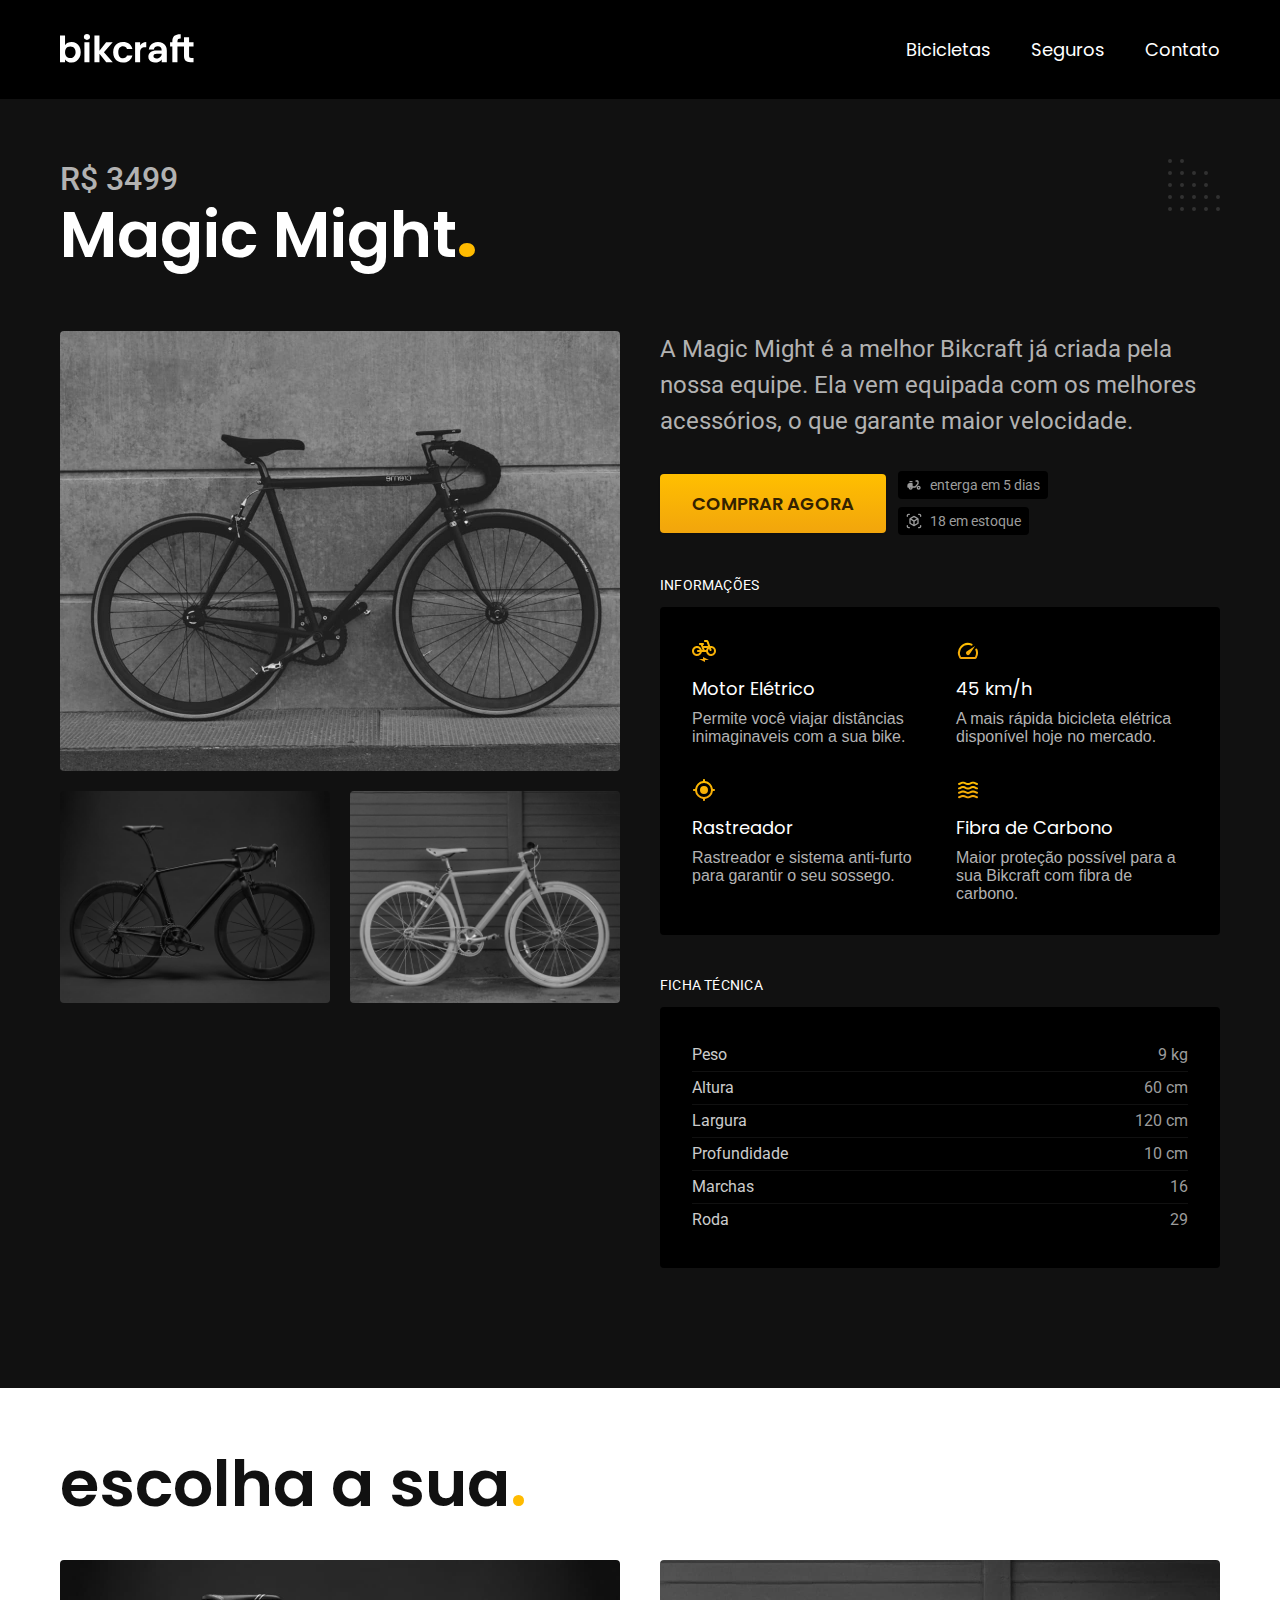
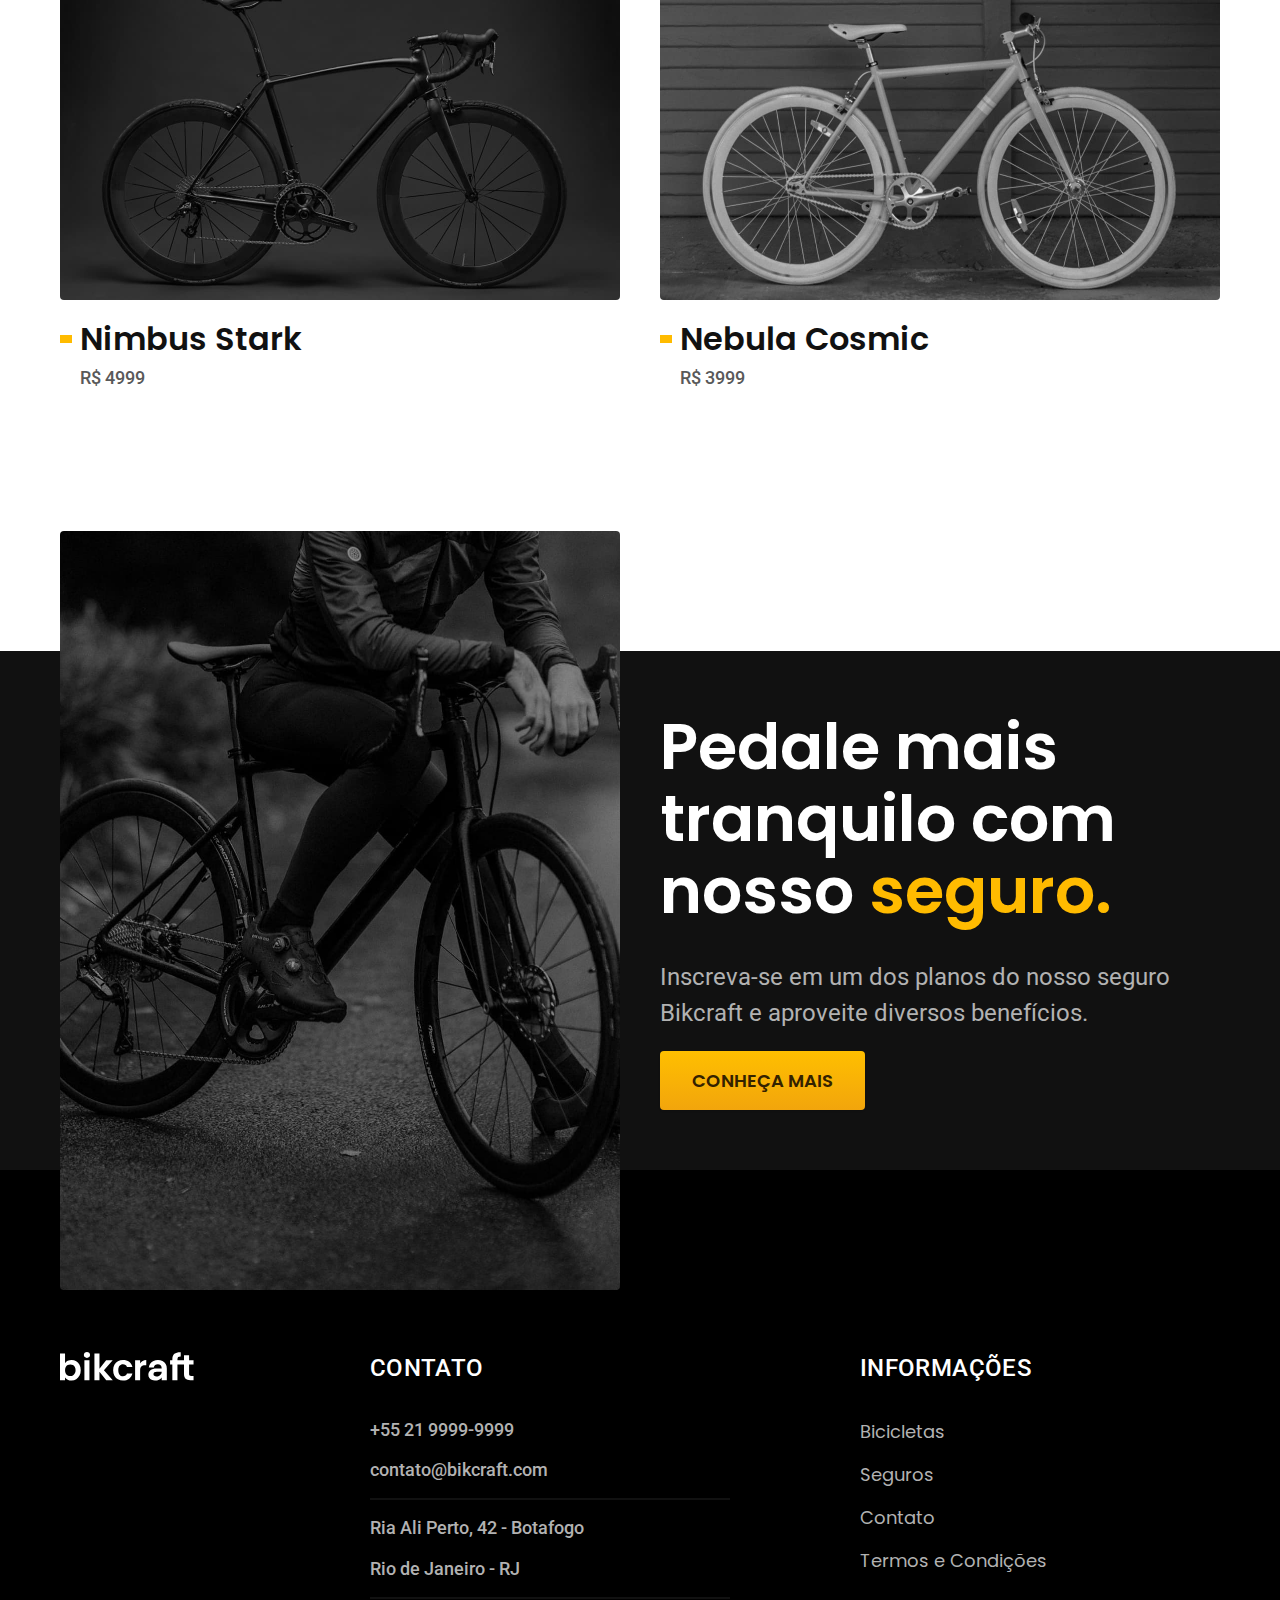
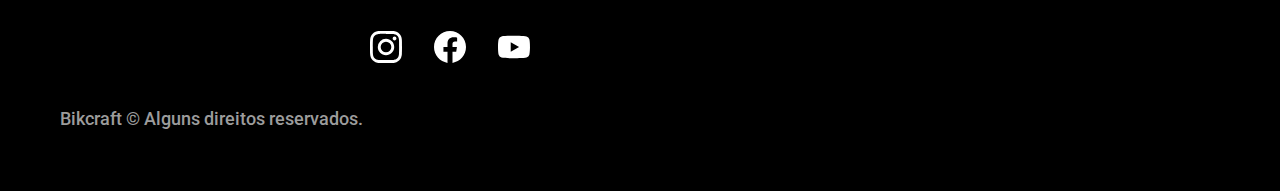
<file: bicicletas/magic.html>
<!DOCTYPE html>
<html lang="pt-BR">

<head>
  <meta charset="UTF-8">
  <meta name="viewport" content="width=device-width, initial-scale=1.0">
  <meta name="description" content="Termos e condições.">
  <title>Magic | Bikcraft</title>

  <link rel="icon" href="../favicon.svg" type="image/svg+xml">
  <link rel="stylesheet" href="../css/style.min.css">

  <link rel="preconnect" href="https://fonts.googleapis.com">
  <link rel="preconnect" href="https://fonts.gstatic.com" crossorigin>
  <link href="https://fonts.googleapis.com/css2?family=Merriweather:ital,wght@1,900&family=Poppins:wght@400;600&family=Roboto:wght@400;500&display=swap" rel="stylesheet">
  <script>document.documentElement.classList.add('js')</script>
</head>

<body id="bicicleta">
  <header class="header-bg">
    <div class="header container">
      <a href="../">
        <img src="../img/bikcraft.svg" alt="Logo Bikcraft">
      </a>

      <nav aria-label="primaria">
        <ul class="header-menu font-1-m cor-0">
          <li><a href="../bicicletas.html">Bicicletas</a></li>
          <li><a href="../seguros.html">Seguros</a></li>
          <li><a href="../contato.html">Contato</a></li>
        </ul>
      </nav>
    </div>
  </header>

  <main class="titulo-bg">
    <div class="titulo container">
      <p class="font-2-xl cor-5">R$ 3499</p>
      <h1 class="font-1-xxl cor-0">Magic Might<strong class="cor-p1">.</strong></h1>
    </div>

    <div class="bicicleta container">
      <div class="bicicleta-imagem">
        <img src="../img/bicicleta/nimbus2.jpg" alt="">
        <img src="../img/bicicleta/nimbus1.jpg" alt="">
        <img src="../img/bicicleta/nimbus3.jpg" alt="">
      </div>

      <div class="bicicleta-conteudo">
        <p class="font-2-l cor-5">A Magic Might é a melhor Bikcraft já criada pela nossa equipe. Ela vem equipada com os melhores acessórios, o que garante maior velocidade.</p>
        <div class="bicicleta-comprar">
          <a class="botao" href="../orcamento.html?tipo=bikcraft&produto=magic">Comprar Agora</a>
          <span class="font-1-xs cor-6"> <img src="../img/icones/entrega.svg" alt="">enterga em 5 dias</span>
          <span class="font-1-xs cor-6"> <img src="../img/icones/estoque.svg" alt="">18 em estoque</span>
        </div>
        <h2 class="font-1-xs cor-0">Informações</h2>

        <ul class="bicicleta-informacoes">
          <li>
            <img src="../img/icones/eletrica.svg" alt="">
            <h3 class="font-1-m cor-0">Motor Elétrico</h3>
            <p class="font-2-xs cor-5">Permite você viajar distâncias inimaginaveis com a sua bike.</p>
          </li>
          <li>
            <img src="../img/icones/velocidade.svg" alt="">
            <h3 class="font-1-m cor-0">45 km/h</h3>
            <p class="font-2-xs cor-5">A mais rápida bicicleta elétrica disponível hoje no mercado.</p>
          </li>
          <li>
            <img src="../img/icones/rastreador.svg" alt="">
            <h3 class="font-1-m cor-0">Rastreador</h3>
            <p class="font-2-xs cor-5">Rastreador e sistema anti-furto para garantir o seu sossego.</p>
          </li>
          <li>
            <img src="../img/icones/carbono.svg" alt="">
            <h3 class="font-1-m cor-0">Fibra de Carbono</h3>
            <p class="font-2-xs cor-5">Maior proteção possível para a sua Bikcraft com fibra de carbono.</p>
          </li>
        </ul>
        <h2 class="font-1-xs cor-0">Ficha Técnica</h2>

        <ul class="bicicleta-ficha font-2-s cor-4">
          <li>Peso <span>9 kg</span></li>
          <li>Altura <span>60 cm</span></li>
          <li>Largura <span>120 cm</span></li>
          <li>Profundidade <span>10 cm</span></li>
          <li>Marchas <span>16</span></li>
          <li>Roda <span>29</span></li>
        </ul>
      </div>
    </div>
  </main>

  <article class="bicicletas-lista container">
    <h2 class="font-1-xxl">escolha a sua<span class="cor-p1">.</span></h2>

    <ul>
      <li>
        <a href="./nimbus.html">
          <img src="../img/bicicletas/nimbus.jpg" alt="Bicicleta Preta">
          <h3 class="font-1-xl">Nimbus Stark</h3>
          <span class="font-2-m cor-8">R$ 4999</span>
        </a>
      </li>
      <li>
        <a href="./nebula.html">
          <img src="../img/bicicletas/nebula.jpg" alt="Bicicleta Preta">
          <h3 class="font-1-xl">Nebula Cosmic</h3>
          <span class="font-2-m cor-8">R$ 3999</span>
        </a>
      </li>
    </ul>
  </article>

  <article class="seguro-bg">
    <div class="seguro container">
      <div class="seguro-imagem">
        <img src="../img/fotos/seguros.jpg" alt="Pessoa para na bicicleta">
      </div>
      <div class="seguro-conteudo">
        <h2 class="font-1-xxl cor-0">Pedale mais tranquilo com nosso <span class="cor-p1">seguro.</span></h2>
        <p class="font-2-l cor-5">Inscreva-se em um dos planos do nosso seguro Bikcraft e aproveite diversos benefícios.</p>
        <a class="botao" href="../seguros.html">Conheça Mais</a>
      </div>
    </div>
  </article>

  <footer class="footer-bg">
    <div class="footer container">
      <img src="../img/bikcraft.svg" alt="Logo">
      <div class="footer-contato">
        <h3 class="font-2-l-b cor-0">Contato</h3>
        <ul class="font-2-m cor-5">
          <li><a href="tel:+552199999999">+55 21 9999-9999</a></li>
          <li><a href="mailto:contato@bikcraft.com">contato@bikcraft.com</a></li>
          <li>Ria Ali Perto, 42 - Botafogo</li>
          <li>Rio de Janeiro - RJ</li>
        </ul>
        <div class="footer-redes">
          <a href="../">
            <img src="../img/redes/instagram.svg" alt="Instagram">
          </a>
          <a href="../">
            <img src="../img/redes/facebook.svg" alt=Facebook">
          </a>
          <a href="../">
            <img src="../img/redes/youtube.svg" alt="Youtube">
          </a>
        </div>
      </div>
      <div class="footer-informacoes">
        <h3 class="font-2-l-b cor-0">Informações</h3>
        <nav>
          <ul class="font-1-m cor-5">
            <li><a href="../bicicletas.html">Bicicletas</a></li>
            <li><a href="../seguros.html">Seguros</a></li>
            <li><a href="../contato.html">Contato</a></li>
            <li><a href="../termos.html">Termos e Condições</a></li>
          </ul>
        </nav>
      </div>
      <p class="footer-copy font-2-m cor-6">Bikcraft © Alguns direitos reservados.</p>
    </div>
  </footer>
  <script src="../js/script.js"></script>
</body>
</file>
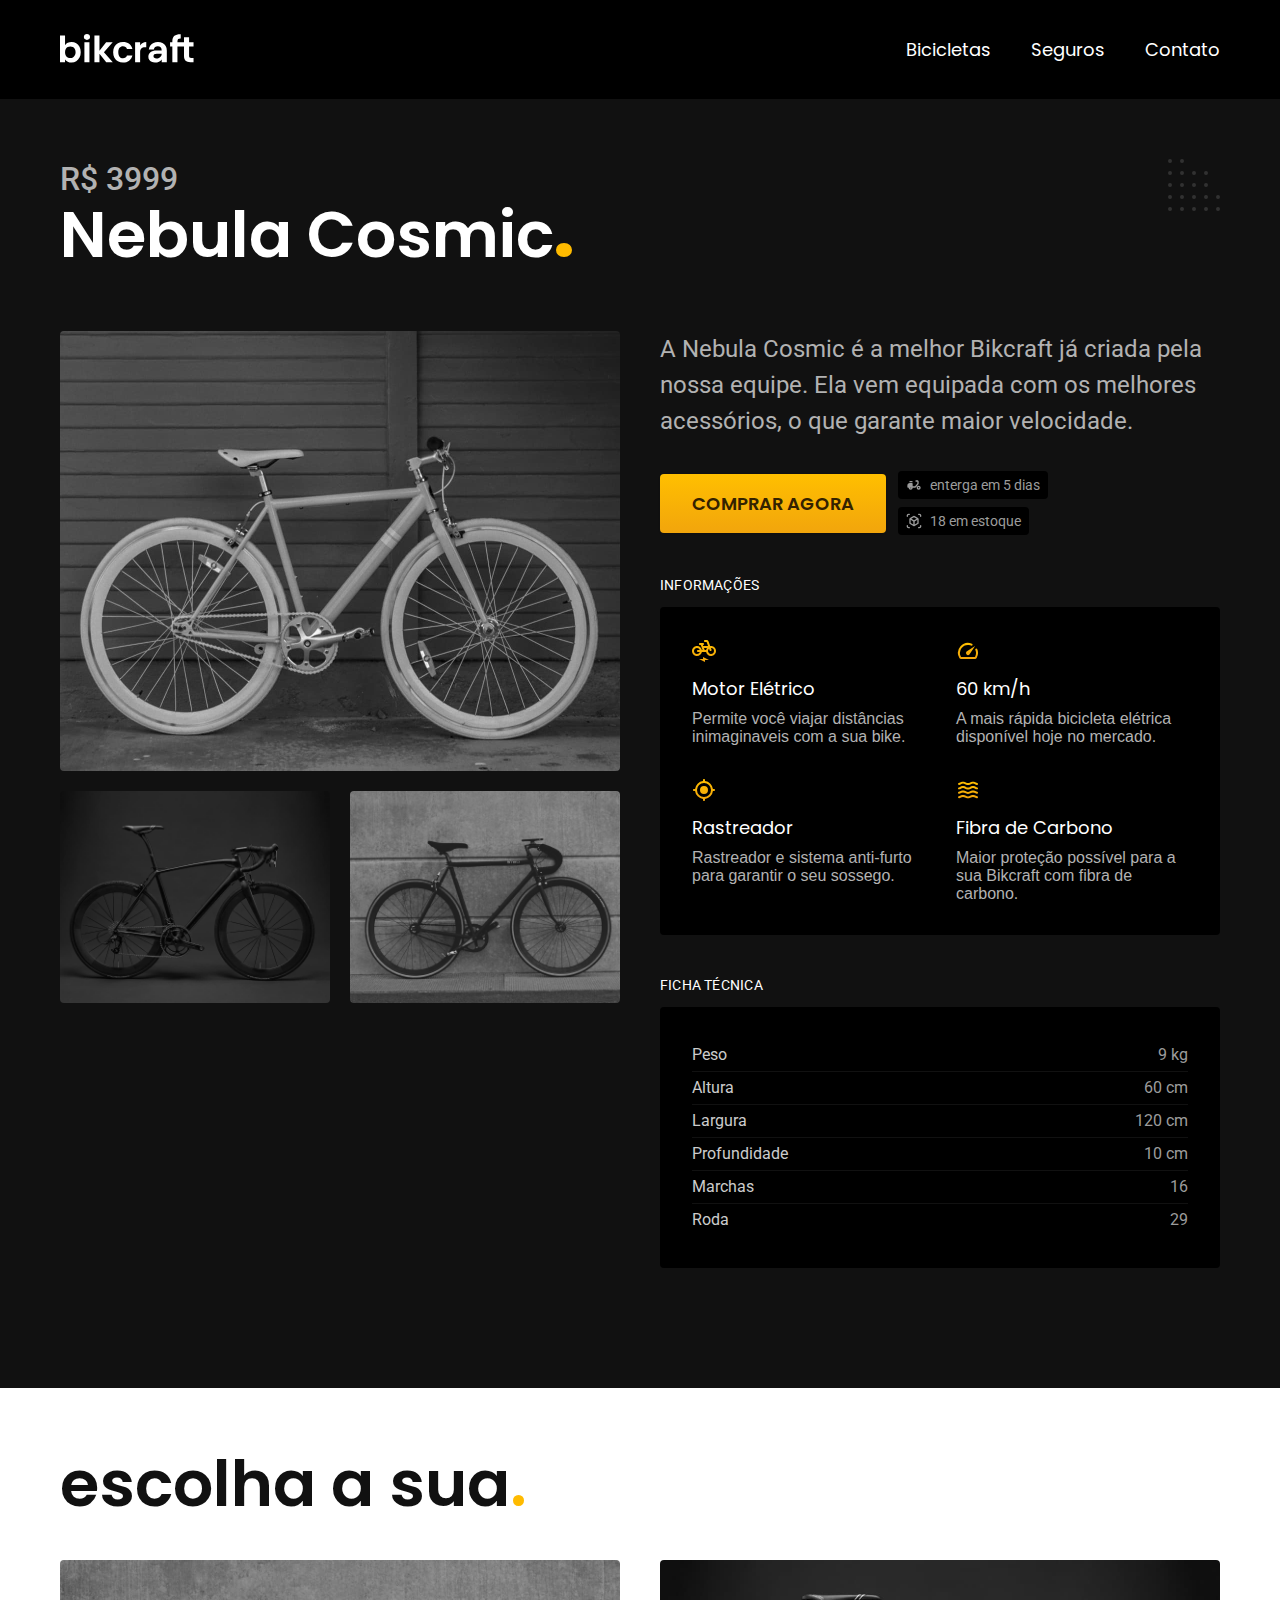
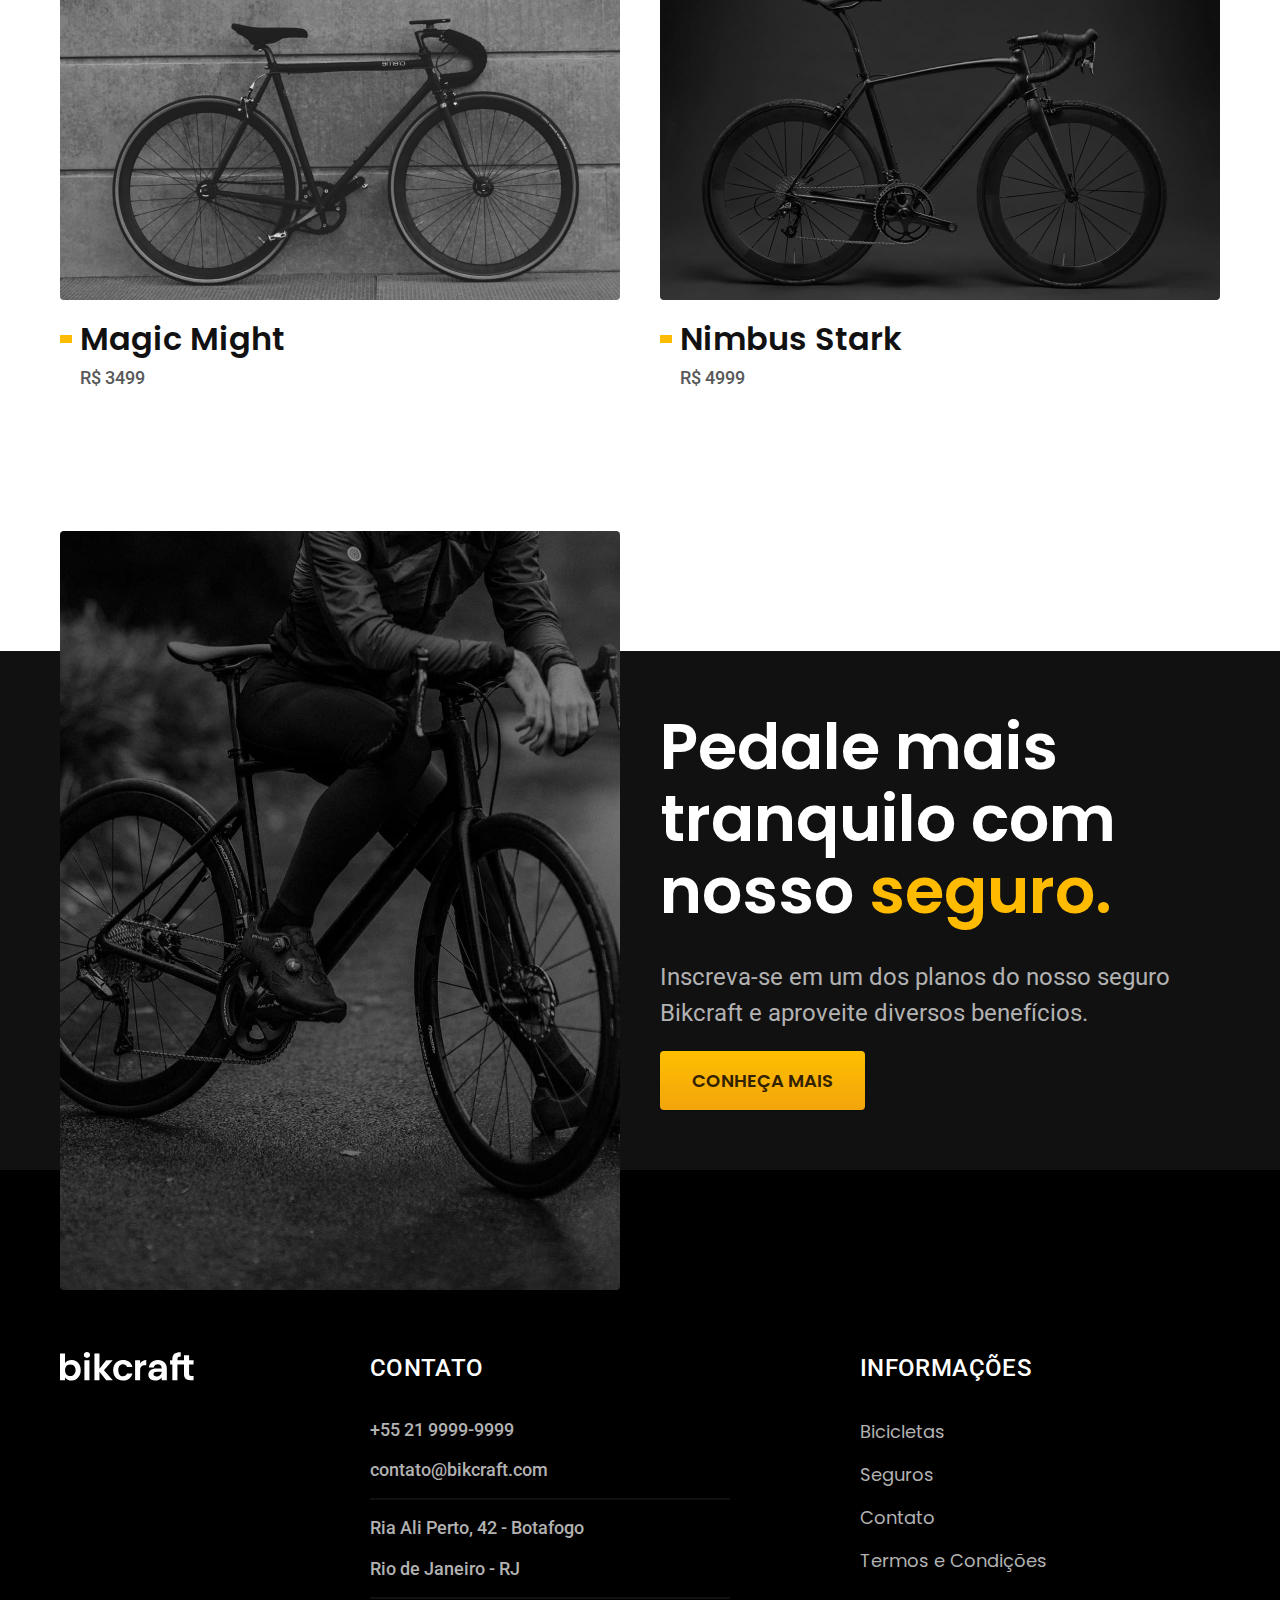
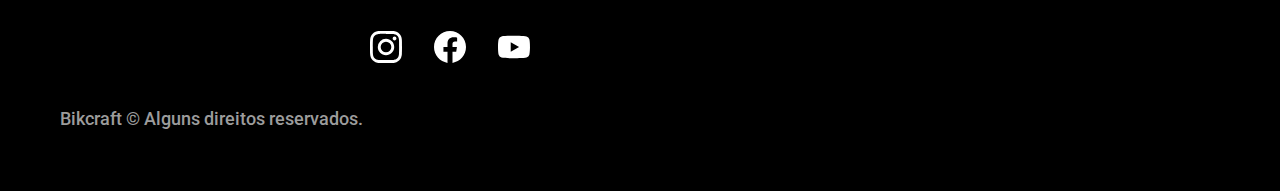
<file: bicicletas/nebula.html>
<!DOCTYPE html>
<html lang="pt-BR">

<head>
  <meta charset="UTF-8">
  <meta name="viewport" content="width=device-width, initial-scale=1.0">
  <meta name="description" content="Termos e condições.">
  <title>Nebula Cosmic | Bikcraft</title>

  <link rel="icon" href="../favicon.svg" type="image/svg+xml">
  <link rel="stylesheet" href="../css/style.min.css">

  <link rel="preconnect" href="https://fonts.googleapis.com">
  <link rel="preconnect" href="https://fonts.gstatic.com" crossorigin>
  <link href="https://fonts.googleapis.com/css2?family=Merriweather:ital,wght@1,900&family=Poppins:wght@400;600&family=Roboto:wght@400;500&display=swap" rel="stylesheet">
  <script>document.documentElement.classList.add('js')</script>
</head>

<body id="bicicleta">
  <header class="header-bg">
    <div class="header container">
      <a href="../">
        <img src="../img/bikcraft.svg" alt="Logo Bikcraft">
      </a>

      <nav aria-label="primaria">
        <ul class="header-menu font-1-m cor-0">
          <li><a href="../bicicletas.html">Bicicletas</a></li>
          <li><a href="../seguros.html">Seguros</a></li>
          <li><a href="../contato.html">Contato</a></li>
        </ul>
      </nav>
    </div>
  </header>

  <main class="titulo-bg">
    <div class="titulo container">
      <p class="font-2-xl cor-5">R$ 3999</p>
      <h1 class="font-1-xxl cor-0">Nebula Cosmic<strong class="cor-p1">.</strong></h1>
    </div>

    <div class="bicicleta container">
      <div class="bicicleta-imagem">
        <img src="../img/bicicleta/nimbus3.jpg" alt="">
        <img src="../img/bicicleta/nimbus1.jpg" alt="">
        <img src="../img/bicicleta/nimbus2.jpg" alt="">
      </div>

      <div class="bicicleta-conteudo">
        <p class="font-2-l cor-5">A Nebula Cosmic é a melhor Bikcraft já criada pela nossa equipe. Ela vem equipada com os melhores acessórios, o que garante maior velocidade.</p>
        <div class="bicicleta-comprar">
          <a class="botao" href="../orcamento.html?tipo=bikcraft&produto=nebula">Comprar Agora</a>
          <span class="font-1-xs cor-6"> <img src="../img/icones/entrega.svg" alt="">enterga em 5 dias</span>
          <span class="font-1-xs cor-6"> <img src="../img/icones/estoque.svg" alt="">18 em estoque</span>
        </div>
        <h2 class="font-1-xs cor-0">Informações</h2>

        <ul class="bicicleta-informacoes">
          <li>
            <img src="../img/icones/eletrica.svg" alt="">
            <h3 class="font-1-m cor-0">Motor Elétrico</h3>
            <p class="font-2-xs cor-5">Permite você viajar distâncias inimaginaveis com a sua bike.</p>
          </li>
          <li>
            <img src="../img/icones/velocidade.svg" alt="">
            <h3 class="font-1-m cor-0">60 km/h</h3>
            <p class="font-2-xs cor-5">A mais rápida bicicleta elétrica disponível hoje no mercado.</p>
          </li>
          <li>
            <img src="../img/icones/rastreador.svg" alt="">
            <h3 class="font-1-m cor-0">Rastreador</h3>
            <p class="font-2-xs cor-5">Rastreador e sistema anti-furto para garantir o seu sossego.</p>
          </li>
          <li>
            <img src="../img/icones/carbono.svg" alt="">
            <h3 class="font-1-m cor-0">Fibra de Carbono</h3>
            <p class="font-2-xs cor-5">Maior proteção possível para a sua Bikcraft com fibra de carbono.</p>
          </li>
        </ul>
        <h2 class="font-1-xs cor-0">Ficha Técnica</h2>

        <ul class="bicicleta-ficha font-2-s cor-4">
          <li>Peso <span>9 kg</span></li>
          <li>Altura <span>60 cm</span></li>
          <li>Largura <span>120 cm</span></li>
          <li>Profundidade <span>10 cm</span></li>
          <li>Marchas <span>16</span></li>
          <li>Roda <span>29</span></li>
        </ul>
      </div>
    </div>
  </main>

  <article class="bicicletas-lista container">
    <h2 class="font-1-xxl">escolha a sua<span class="cor-p1">.</span></h2>

    <ul>
      <li>
        <a href="./magic.html">
          <img src="../img/bicicletas/magic.jpg" alt="Bicicleta Preta">
          <h3 class="font-1-xl">Magic Might</h3>
          <span class="font-2-m cor-8">R$ 3499</span>
        </a>
      </li>
      <li>
        <a href="./nimbus.html">
          <img src="../img/bicicletas/nimbus.jpg" alt="Bicicleta Preta">
          <h3 class="font-1-xl">Nimbus Stark</h3>
          <span class="font-2-m cor-8">R$ 4999</span>
        </a>
      </li>
    </ul>
  </article>

  <article class="seguro-bg">
    <div class="seguro container">
      <div class="seguro-imagem">
        <img src="../img/fotos/seguros.jpg" alt="Pessoa para na bicicleta">
      </div>
      <div class="seguro-conteudo">
        <h2 class="font-1-xxl cor-0">Pedale mais tranquilo com nosso <span class="cor-p1">seguro.</span></h2>
        <p class="font-2-l cor-5">Inscreva-se em um dos planos do nosso seguro Bikcraft e aproveite diversos benefícios.</p>
        <a class="botao" href="../seguros.html">Conheça Mais</a>
      </div>
    </div>
  </article>

  <footer class="footer-bg">
    <div class="footer container">
      <img src="../img/bikcraft.svg" alt="Logo">
      <div class="footer-contato">
        <h3 class="font-2-l-b cor-0">Contato</h3>
        <ul class="font-2-m cor-5">
          <li><a href="tel:+552199999999">+55 21 9999-9999</a></li>
          <li><a href="mailto:contato@bikcraft.com">contato@bikcraft.com</a></li>
          <li>Ria Ali Perto, 42 - Botafogo</li>
          <li>Rio de Janeiro - RJ</li>
        </ul>
        <div class="footer-redes">
          <a href="../">
            <img src="../img/redes/instagram.svg" alt="Instagram">
          </a>
          <a href="../">
            <img src="../img/redes/facebook.svg" alt=Facebook">
          </a>
          <a href="../">
            <img src="../img/redes/youtube.svg" alt="Youtube">
          </a>
        </div>
      </div>
      <div class="footer-informacoes">
        <h3 class="font-2-l-b cor-0">Informações</h3>
        <nav>
          <ul class="font-1-m cor-5">
            <li><a href="../bicicletas.html">Bicicletas</a></li>
            <li><a href="../seguros.html">Seguros</a></li>
            <li><a href="../contato.html">Contato</a></li>
            <li><a href="../termos.html">Termos e Condições</a></li>
          </ul>
        </nav>
      </div>
      <p class="footer-copy font-2-m cor-6">Bikcraft © Alguns direitos reservados.</p>
    </div>
  </footer>
  <script src="../js/script.js"></script>
</body>
</file>
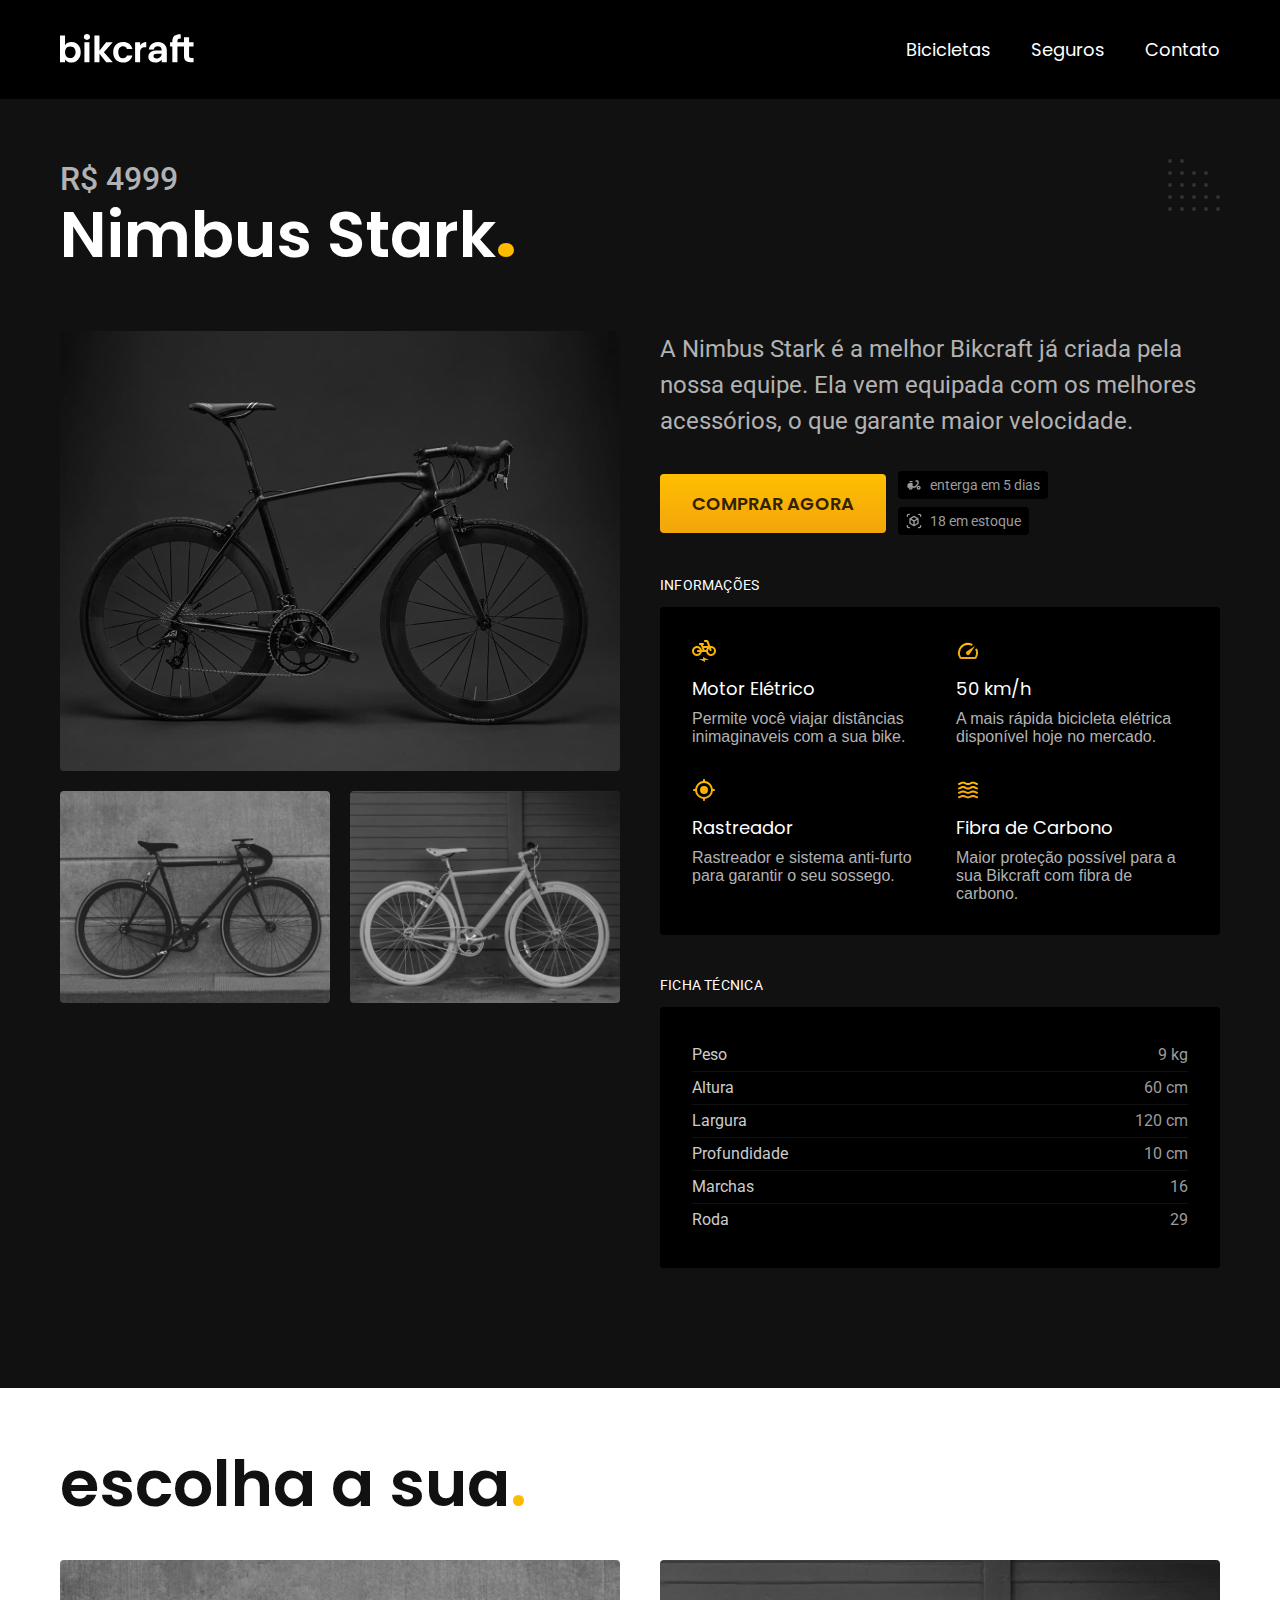
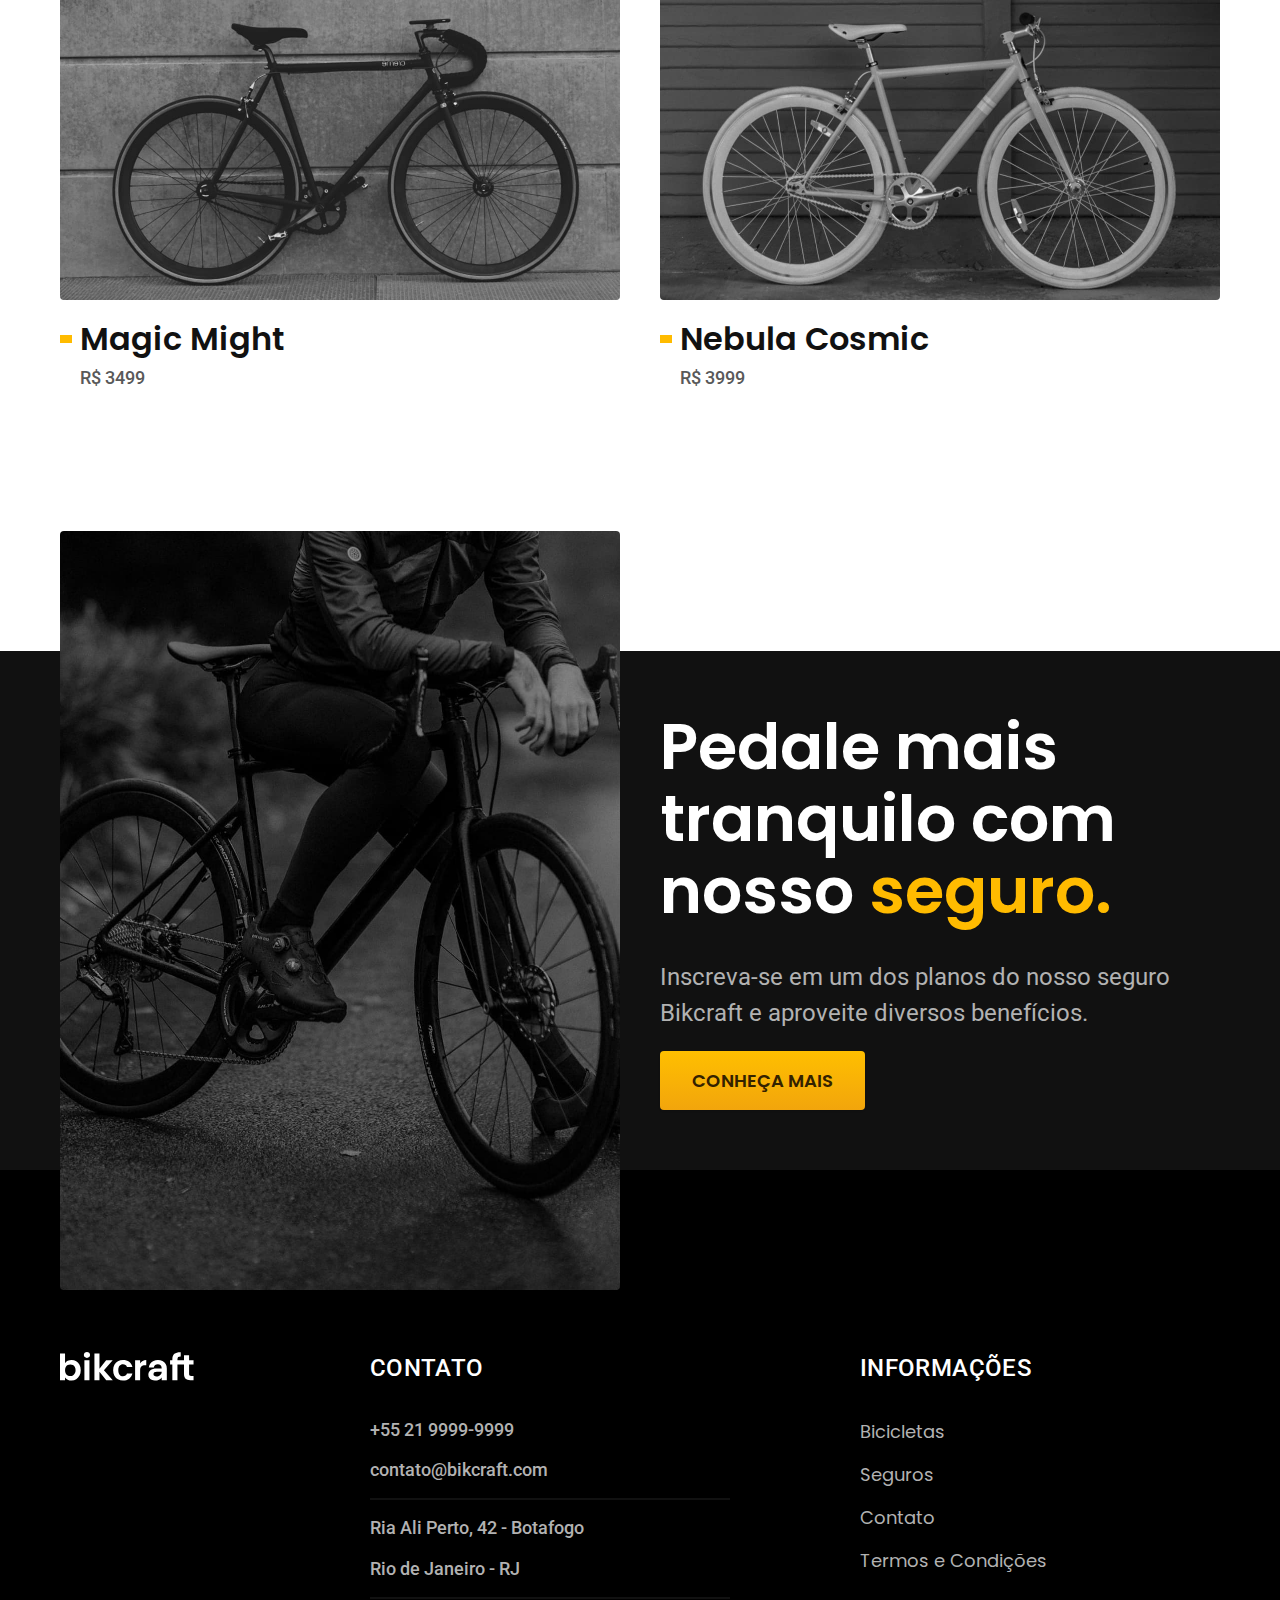
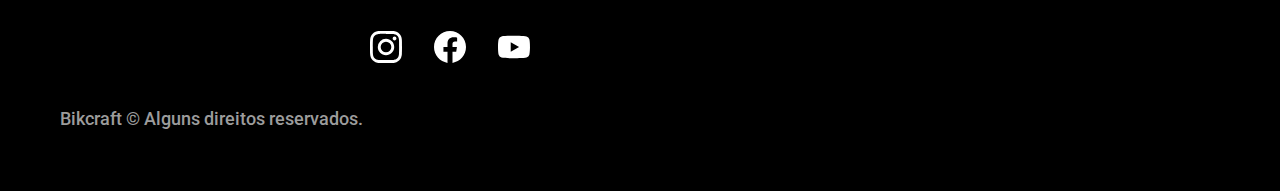
<file: bicicletas/nimbus.html>
<!DOCTYPE html>
<html lang="pt-BR">

<head>
  <meta charset="UTF-8">
  <meta name="viewport" content="width=device-width, initial-scale=1.0">
  <meta name="description" content="Termos e condições.">
  <title>Nimbus | Bikcraft</title>

  <link rel="icon" href="../favicon.svg" type="image/svg+xml">
  <link rel="stylesheet" href="../css/style.min.css">

  <link rel="preconnect" href="https://fonts.googleapis.com">
  <link rel="preconnect" href="https://fonts.gstatic.com" crossorigin>
  <link href="https://fonts.googleapis.com/css2?family=Merriweather:ital,wght@1,900&family=Poppins:wght@400;600&family=Roboto:wght@400;500&display=swap" rel="stylesheet">
  <script>document.documentElement.classList.add('js')</script>
</head>

<body id="bicicleta">
  <header class="header-bg">
    <div class="header container">
      <a href="../">
        <img src="../img/bikcraft.svg" alt="Logo Bikcraft">
      </a>

      <nav aria-label="primaria">
        <ul class="header-menu font-1-m cor-0">
          <li><a href="../bicicletas.html">Bicicletas</a></li>
          <li><a href="../seguros.html">Seguros</a></li>
          <li><a href="../contato.html">Contato</a></li>
        </ul>
      </nav>
    </div>
  </header>

  <main class="titulo-bg">
    <div class="titulo container">
      <p class="font-2-xl cor-5">R$ 4999</p>
      <h1 class="font-1-xxl cor-0">Nimbus Stark<strong class="cor-p1">.</strong></h1>
    </div>

    <div class="bicicleta container">
      <div class="bicicleta-imagem">
        <img src="../img/bicicleta/nimbus1.jpg" alt="">
        <img src="../img/bicicleta/nimbus2.jpg" alt="">
        <img src="../img/bicicleta/nimbus3.jpg" alt="">
      </div>

      <div class="bicicleta-conteudo">
        <p class="font-2-l cor-5">A Nimbus Stark é a melhor Bikcraft já criada pela nossa equipe. Ela vem equipada com os melhores acessórios, o que garante maior velocidade.</p>
        <div class="bicicleta-comprar">
          <a class="botao" href="../orcamento.html?tipo=bikcraft&produto=nimbus">Comprar Agora</a>
          <span class="font-1-xs cor-6"> <img src="../img/icones/entrega.svg" alt="">enterga em 5 dias</span>
          <span class="font-1-xs cor-6"> <img src="../img/icones/estoque.svg" alt="">18 em estoque</span>
        </div>
        <h2 class="font-1-xs cor-0">Informações</h2>

        <ul class="bicicleta-informacoes">
          <li>
            <img src="../img/icones/eletrica.svg" alt="">
            <h3 class="font-1-m cor-0">Motor Elétrico</h3>
            <p class="font-2-xs cor-5">Permite você viajar distâncias inimaginaveis com a sua bike.</p>
          </li>
          <li>
            <img src="../img/icones/velocidade.svg" alt="">
            <h3 class="font-1-m cor-0">50 km/h</h3>
            <p class="font-2-xs cor-5">A mais rápida bicicleta elétrica disponível hoje no mercado.</p>
          </li>
          <li>
            <img src="../img/icones/rastreador.svg" alt="">
            <h3 class="font-1-m cor-0">Rastreador</h3>
            <p class="font-2-xs cor-5">Rastreador e sistema anti-furto para garantir o seu sossego.</p>
          </li>
          <li>
            <img src="../img/icones/carbono.svg" alt="">
            <h3 class="font-1-m cor-0">Fibra de Carbono</h3>
            <p class="font-2-xs cor-5">Maior proteção possível para a sua Bikcraft com fibra de carbono.</p>
          </li>
        </ul>
        <h2 class="font-1-xs cor-0">Ficha Técnica</h2>

        <ul class="bicicleta-ficha font-2-s cor-4">
          <li>Peso <span>9 kg</span></li>
          <li>Altura <span>60 cm</span></li>
          <li>Largura <span>120 cm</span></li>
          <li>Profundidade <span>10 cm</span></li>
          <li>Marchas <span>16</span></li>
          <li>Roda <span>29</span></li>
        </ul>
      </div>
    </div>
  </main>

  <article class="bicicletas-lista container">
    <h2 class="font-1-xxl">escolha a sua<span class="cor-p1">.</span></h2>

    <ul>
      <li>
        <a href="./magic.html">
          <img src="../img/bicicletas/magic.jpg" alt="Bicicleta Preta">
          <h3 class="font-1-xl">Magic Might</h3>
          <span class="font-2-m cor-8">R$ 3499</span>
        </a>
      </li>
      <li>
        <a href="./nebula.html">
          <img src="../img/bicicletas/nebula.jpg" alt="Bicicleta Preta">
          <h3 class="font-1-xl">Nebula Cosmic</h3>
          <span class="font-2-m cor-8">R$ 3999</span>
        </a>
      </li>
    </ul>
  </article>

  <article class="seguro-bg">
    <div class="seguro container">
      <div class="seguro-imagem">
        <img src="../img/fotos/seguros.jpg" alt="Pessoa para na bicicleta">
      </div>
      <div class="seguro-conteudo">
        <h2 class="font-1-xxl cor-0">Pedale mais tranquilo com nosso <span class="cor-p1">seguro.</span></h2>
        <p class="font-2-l cor-5">Inscreva-se em um dos planos do nosso seguro Bikcraft e aproveite diversos benefícios.</p>
        <a class="botao" href="../seguros.html">Conheça Mais</a>
      </div>
    </div>
  </article>

  <footer class="footer-bg">
    <div class="footer container">
      <img src="../img/bikcraft.svg" alt="Logo">
      <div class="footer-contato">
        <h3 class="font-2-l-b cor-0">Contato</h3>
        <ul class="font-2-m cor-5">
          <li><a href="tel:+552199999999">+55 21 9999-9999</a></li>
          <li><a href="mailto:contato@bikcraft.com">contato@bikcraft.com</a></li>
          <li>Ria Ali Perto, 42 - Botafogo</li>
          <li>Rio de Janeiro - RJ</li>
        </ul>
        <div class="footer-redes">
          <a href="../">
            <img src="../img/redes/instagram.svg" alt="Instagram">
          </a>
          <a href="../">
            <img src="../img/redes/facebook.svg" alt=Facebook">
          </a>
          <a href="../">
            <img src="../img/redes/youtube.svg" alt="Youtube">
          </a>
        </div>
      </div>
      <div class="footer-informacoes">
        <h3 class="font-2-l-b cor-0">Informações</h3>
        <nav>
          <ul class="font-1-m cor-5">
            <li><a href="../bicicletas.html">Bicicletas</a></li>
            <li><a href="../seguros.html">Seguros</a></li>
            <li><a href="../contato.html">Contato</a></li>
            <li><a href="../termos.html">Termos e Condições</a></li>
          </ul>
        </nav>
      </div>
      <p class="footer-copy font-2-m cor-6">Bikcraft © Alguns direitos reservados.</p>
    </div>
  </footer>
  <script src="../js/script.js"></script>
</body>
</file>
<file: css/style.min.css>
*{margin:0;padding:0;text-decoration:none;list-style:none;box-sizing:border-box}body{font-family:Arial,Helvetica,sans-serif;color:#111}img{max-width:100%;display:blick}img[src$=".jpg"]{border-radius:4px}a{color:inherit}.font-1-xs{font:400 0.75rem/1.35 Poppins,sans-seif}.font-1-xs{font:400 0.875rem/1.43 Roboto,sans-seif}.font-1-s{font:400 1rem/1.5 Poppins,sans-seif}.font-2-s{font:400 1rem/1.5 Roboto,sans-seif}.font-1-m,.font-1-m-b{font:400 1.125rem/1.5 Poppins,sans-seif}.font-1-m-b{font-weight:600}.font-2-m{font:500 1.125rem/1.35 Roboto,sans-serif}.font-1-l{font:400 1.5rem/1.5 Poppins,sans-serif}.font-2-l,.font-2-l-b{font:400 1.5rem/1.5 Roboto,sans-serif}.font-2-l-b{font-weight:500;letter-spacing:.015em;text-transform:uppercase}.font-1-xl{font:600 2rem/1.2 Poppins,sans-serif}.font-2-xl{font:500 2rem/1.25 Roboto,sans-serif}.font-1-xxl{font:600 4rem/1.125 Poppins,sans-serif}@media (max-width:1200px){.font-1-xxl{font-size:3rem}.font-2-l,.font-2-l-b{font-size:1.125rem}}@media (max-width:800px){.font-1-xxl{font-size:2rem}.font-1-xl,.font-2-xl{font-size:1.5rem}}:root{--cor-0:#ffffff;--cor-1:#f7f7f7;--cor-2:#ededed;--cor-3:#dedede;--cor-4:#cccccc;--cor-5:#b2b2b2;--cor-6:#9c9c9c;--cor-7:#717171;--cor-8:#595959;--cor-9:#404040;--cor-10:#2e2e2e;--cor-11:#111111;--cor-12:#000000;--cor-p1:#ffbb00;--cor-p2:#e4a30b;--cor-p3:#a66f00;--cor-p4:#664400;--cor-p5:#332200}.cor-0{color:var(--cor-0)}.cor-1{color:var(--cor-1)}.cor-2{color:var(--cor-2)}.cor-3{color:var(--cor-3)}.cor-4{color:var(--cor-4)}.cor-5{color:var(--cor-5)}.cor-6{color:var(--cor-6)}.cor-7{color:var(--cor-7)}.cor-8{color:var(--cor-8)}.cor-9{color:var(--cor-9)}.cor-10{color:var(--cor-10)}.cor-11{color:var(--cor-11)}.cor-12{color:var(--cor-12)}.cor-p1{color:var(--cor-p1)}.cor-p2{color:var(--cor-p2)}.cor-p3{color:var(--cor-p3)}.cor-p4{color:var(--cor-p4)}.cor-p5{color:var(--cor-p5)}.js .fadeInDown{transform:translate3d(0,-20px,0)}.js .fadeInUp{transform:translate3d(0,20px,0)}.js .fadeInRight{transform:translate3d(20px,0,0)}.js .fadeInLeft{transform:translate3d(-20px,0,0)}.js [data-anime]{opacity:0}.js .anime{opacity:1;transform:none;transition:transform .8s,opacity .8s}.header-bg{background-color:var(--cor-12)}.header{display:flex;flex-wrap:wrap;gap:20px;justify-content:space-between;align-items:center;padding-top:20px;padding-bottom:20px}.header-menu{display:flex;flex-wrap:wrap;gap:40px}.header-menu a{display:inline-block;padding:16px 0;position:relative}.header-menu a:after{content:"";display:block;height:2px;width:0;background-color:var(--cor-0);margin-top:4px;transition:.3s;position:absolute}.header-menu a.ativo::after,.header-menu a:hover::after{width:100%}@media (max-width:800px){.header-menu{gap:20px}.header-menu a{background-color:var(--cor-11);padding:12px 16px;border-radius:4px}.header-menu a:hover{background-color:var(--cor-10)}.header a:after{display:none}}@media (max-width:600px){.header-menu{gap:12px}.header-menu a{padding:8px 12px;font-size:14px}}.footer-bg{background-color:var(--cor-12)}.footer{display:grid;grid-template-columns:3fr 5fr 4fr;gap:40px;padding-top:60px;padding-bottom:60px}.footer h3{margin-bottom:32px}.footer-contato ul{margin-bottom:32px}.footer li{margin-bottom:16px}.footer-contato li:nth-child(2n+2):after{content:"";display:block;max-width:360px;height:2px;background:var(--cor-11);margin-top:16px}.footer-redes{display:flex;gap:32px}.footer a:hover{color:var(--cor-0)}.footer-copy{grid-column:1/-1}@media (max-width:800px){.footer>img{display:none}.footer{grid-template-columns:1fr 1fr}}@media (max-width:600px){.footer{grid-template-columns:1fr;gap:60px}.footer-copy{margin-top:0}}.container{max-width:1200px;padding-left:20px;padding-right:20px;margin-right:auto;margin-left:auto}.botao{display:inline-block;padding:16px 32px;background:linear-gradient(#ffbf00,#f2a50c);box-shadow:0 1px 2px rgba(0,0,0,.1);border-radius:4px;text-transform:uppercase;color:var(--cor-p5);font:600 1.125rem/1.5 Poppins,sans-seif;max-width:max-content;border:none;cursor:pointer}.botao a:hover{background:linear-gradient(#ffb60d,#e59317)}.botao.secundario{background:var(--cor-10);color:var(--cor-2)}.botao.secundario:hover{background:var(--cor-9)}.botao.seta{display:flex;align-items:center}.botao.seta:hover{background:linear-gradient(#ffb60d,#e59317)}.botao.seta::after{content:"";display:inline-block;width:18px;height:10px;margin-left:12px;background:url("../img/icones/seta.svg");transition:.2s}.botao.seta:hover::after{transform:translateX(4px)}@media (max-width:600px){.botao a{padding:12px 16px;font-size:1rem}}.link{display:inline-block;color:var(--cor-p1);font:500 1.5rem/1.5 Poppins,sans-serif;text-transform:uppercase}.link::after{content:"";display:block;width:100%;height:4px;background-color:currentColor}.link:hover{color:var(--cor-0)}.titulo-bg{padding-top:60px;padding-bottom:60px;background-color:var(--cor-11)}.titulo{background:url("../img/dec/top-right.svg") no-repeat top right 20px}@media (max-width:800px){.titulo-bg{padding-top:40px;padding-bottom:40px}.titulo p{font-size:1rem;text-transform:lowercase;font-weight:400}}.form{display:grid;grid-template-columns:1fr 1fr;gap:20px}.form label{display:block;font:400 1rem/1.5 Poppins,sans-serif;margin-bottom:4px}.form .col-2{grid-column:span 2}.form input[type=email],.form input[type=text],.form textarea{font:400 1rem/1.5 Roboto,sans-serif;background:var(--cor-1);border:1px solid var(--cor-2);padding:12px;border-radius:4px;width:100%}.form input[type=email]:focus,.form input[type=text]:focus,.form textarea:focus{outline:0;border-color:var(--cor-p1);background:var(--cor-0);box-shadow:0 0 0 2px #fea}@media (max-width:600px){.form{grid-template-columns:1fr}.form .col-2{grid-column:1}}.introducao-bg{background:var(--cor-12) url("../img/dec/bottom-left.svg") no-repeat bottom 130px left 20px;box-shadow:inset 0 -120px var(--cor-0)}.introducao{display:grid;grid-template-columns:1fr 1fr;gap:0 40px}.introducao img{width:100%;height:100%;object-fit:cover;border-radius:4px}.introducao h1{margin-bottom:32px}.introducao p{margin-bottom:20px}.introducao-conteudo{align-self:end;padding-bottom:200px}@media (max-width:800px){.introducao-bg{background-color:var(--cor-11);padding-top:40px;box-shadow:inset 0 -60px var(--cor-0)}.introducao{grid-template-columns:1fr;gap:32px}.introducao-conteudo{padding:0}.introducao h1{margin-bottom:16px}.introducao img{height:300px;width:100%}}.tecnologia-bg{background-color:var(--cor-11);box-shadow:inset 0 80px var(--cor-0),inset 0 -80px var(--cor-0)}.tecnologia{display:grid;grid-template-columns:1fr 1fr;gap:40px}.tecnologia-imagem img{width:100%;height:100%;object-fit:cover;object-position:left}.tecnologia-conteudo{padding-top:160px;padding-bottom:160px}.tecnologia-conteudo>span{display:block;margin-bottom:20px}.tecnologia-conteudo h2{margin-bottom:32px}.tecnologia-conteudo>p{margin-bottom:20px}.tecnologia-conteudo a{margin-bottom:80px}.tecnologia-vantagens{display:flex;gap:40px}.tecnologia-vantagens h3{margin-bottom:8px;width:max-content}.tecnologia-vantagens img{width:24px;margin-bottom:8px}@media (max-width:800px){.tecnologia-bg{box-shadow:initial}.tecnologia{grid-template-columns:1fr}.tecnologia-conteudo{padding-top:60px;padding-bottom:60px}.tecnologia-imagem{display:none}.tecnologia a{margin-bottom:60px}}@media (max-width:600px){.tecnologia-vantagens{flex-direction:column}}.parceiros{padding-top:60px;padding-bottom:120px}.parceiros h2{margin-bottom:60px}.parceiros ul{padding:0 20px;max-width:1400px;display:grid;grid-template-columns:repeat(4,1fr);margin:0 auto}.parceiros li{display:flex;padding:32px;border-left:solid 2px var(--cor-2)}.parceiros img{margin:auto}.parceiros li:first-child,.parceiros li:nth-child(5){border-left:none}.parceiros li:nth-child(n+5){border-top:solid 2px var(--cor-2)}@media (max-width:800px){.parceiros{padding-bottom:60px}.parceiros li{padding:20px}.parceiros h2{margin-bottom:20px}.parceiros ul{grid-template-columns:repeat(2,1fr)}.parceiros li:nth-child(n+3){border-top:solid 2px var(--cor-2)}.parceiros li:nth-child(odd){border-left:none}}.depoimento{display:grid;grid-template-columns:1fr 1fr;background-color:var(--cor-p1);overflow:hidden}.depoimento img{width:100%;height:100%;object-fit:cover;border-radius:0}.depoimento-conteudo{padding:40px 40px 80px 80px;align-self:end;background:url("../img/dec/bottom-right-p.svg") no-repeat bottom 40px right 40px}.depoimento-conteudo p{max-width:32ch;font-family:Merriweather,serif;font-style:italic;font-weight:900;margin-bottom:32px;position:relative}.depoimento p::after,.depoimento p::before{font-size:5rem;color:var(--cor-p2);position:absolute}.depoimento p::before{content:"“";left:-50px;top:-20px}.depoimento p::after{content:"”"}@media (min-width:1200px){.depoimento{max-height:600px}.depoimento img{max-height:600px}}@media (max-width:800px){.depoimento{grid-template-columns:1fr;text-align:center}.depoimento img{max-height:250px}.depoimento-conteudo{padding:40px 20px;margin:auto}}@media (max-width:650px){.depoimento-conteudo{padding:40px 70px 40px 70px}.depoimento p{max-width:30ch;font-size:1.4rem}}.bicicletas-lista{padding-top:60px;padding-bottom:120px}.bicicletas-lista h2{margin-bottom:40px}.bicicletas-lista ul{display:flex;gap:40px;padding:0 20px 20px 20px;max-width:1400px;margin:0 auto;overflow-x:auto}#bicicleta .bicicletas-lista ul{padding:0 0 20px 0}.bicicletas-lista li{flex:1;min-width:280px}.bicicletas-lista a{display:block}.bicicletas-lista img{margin-bottom:16px}.bicicletas-lista h3{margin-bottom:8px;display:flex;align-items:center}.bicicletas-lista h3::before{content:"";display:inline-block;height:8px;width:12px;margin-right:8px;background-color:var(--cor-p1);transition:width .2s}.bicicletas-lista a:hover h3::before{width:24px}.bicicletas-lista li span{margin-left:20px}@media (max-width:800px){.bicicletas-lista{padding-bottom:120px}.bicicletas-lista ul{gap:20px}}.bicicletas-bg{background:linear-gradient(to right,var(--cor-0) 30%,var(--cor-11) 0)}.bicicletas{display:grid;grid-template-columns:1fr 1fr;gap:40px;padding-top:60px;padding-bottom:60px;background:url("../img/dec/top-right.svg") no-repeat top 40px right 20px}.bicicletas-imagem{display:grid}.bicicletas-imagem img{grid-area:1/1}.bicicletas-imagem span{grid-area:1/1;place-self:start end;margin-top:20px;background:var(--cor-12);display:inline-block;padding:8px 16px 8px 8px;border-radius:4px 0 0 4px}.bicicletas-conteudo{display:grid;grid-template-columns:1fr auto}.bicicletas-conteudo h2,.bicicletas-conteudo p{grid-column:1/-1}.bicicletas-conteudo h2{margin-bottom:20px}.bicicletas-conteudo h2::before{content:"";display:block;width:12px;height:8px;background-color:var(--cor-p1);margin-bottom:8px}.bicicletas-conteudo p{margin-bottom:20px}.bicicletas-conteudo a{place-self:end}.bicicletas-conteudo li{display:flex;align-items:center;gap:8px}.bicicletas-conteudo li+li{margin-top:16px}.bicicletas-conteudo img{width:24px}@media (max-width:800px){.bicicletas-bg{background:var(--cor-11)}.bicicletas{grid-template-columns:1fr;gap:20px;padding-top:40px;padding-bottom:40px}}@media (max-width:600px){.bicicletas-conteudo{grid-template-columns:1fr}.bicicletas-conteudo li+li{margin-top:13px}.bicicletas-conteudo ul{display:grid;grid-template-columns:1fr 1fr;font-size:1rem}.bicicletas-conteudo a{margin-top:30px;place-self:center}}.bicicleta{display:grid;grid-template-columns:1fr 1fr;align-items:start;gap:40px;padding-top:60px;padding-bottom:60px}#bicicleta .titulo p{text-transform:uppercase}.bicicleta-imagem{display:flex;flex-wrap:wrap;gap:20px}.bicicleta-imagem img{flex:1;min-width:200px}.bicicleta-imagem img:first-child{min-width:100%}.bicicleta-conteudo>p{margin-bottom:32px}.bicicleta-comprar{display:grid;grid-template-columns:max-content auto;align-items:center;justify-items:start;gap:8px 12px;margin-bottom:40px}.bicicleta-comprar a{grid-row:span 2}.bicicleta-comprar span{display:flex;align-items:center;background-color:var(--cor-12);gap:8px;padding:4px 8px;border-radius:4px}.bicicleta-conteudo h2{text-transform:uppercase;letter-spacing:.015em;margin-bottom:12px}.bicicleta-ficha,.bicicleta-informacoes{padding:32px;background-color:var(--cor-12);border-radius:4px}.bicicleta-informacoes{margin-bottom:40px;display:grid;grid-template-columns:1fr 1fr;gap:32px}.bicicleta-informacoes img{width:24px;margin-bottom:8px}.bicicleta-informacoes h3{margin-bottom:8px}.bicicleta-ficha li{padding:4px 0;display:flex;justify-content:space-between;border-bottom:1px solid var(--cor-11)}.bicicleta-ficha li:last-child{border-bottom:none}.bicicleta-ficha span{color:var(--cor-6)}@media (max-width:800px){.bicicleta{grid-template-columns:1fr;padding-top:40px;padding-bottom:40px}.bicicleta-imagem{grid-row:2}}@media (max-width:400px){.bicicleta-informacoes{grid-template-columns:1fr}.bicicleta-comprar{grid-template-columns:1fr}}.seguro-bg{background-color:var(--cor-11);box-shadow:inset 0 120px var(--cor-0),inset 0 -120px var(--cor-12)}.seguro{display:grid;grid-template-columns:1fr 1fr;gap:40px}.seguro-imagem img{width:100%;height:100%;object-fit:cover}.seguro-conteudo{padding-top:180px;padding-bottom:180px}.seguro h2{margin-bottom:32px}.seguro p{margin-bottom:20px}@media (max-width:800px){.seguro-bg{box-shadow:inset 0 -60px var(--cor-12)}.seguro{grid-template-columns:1fr}.seguro img{height:400px}.seguro-conteudo{grid-row:1;padding-top:40px;padding-bottom:0}}.seguros-bg{background-color:var(--cor-11)}.seguros{padding-top:60px;padding-bottom:60px;display:grid;grid-template-columns:1fr 1fr;gap:40px;align-items:center}#seguros .seguros{padding-top:0}.seguros h2{grid-column:1/-1}.seguros-item{background-color:var(--cor-12);padding:32px 32px 32px 60px;display:grid;grid-template-columns:1fr auto;border-radius:4px}.seguros-item h3{margin-bottom:40px}.seguros-item span{grid-column:2;display:block;text-align:right}.seguros-item ul{grid-column:1/-1;margin-bottom:32px}.seguros-item li{display:flex;align-items:center;position:relative}.seguros-item li+li{margin-top:20px}.seguros-item li:before{content:"";display:inline-block;width:13px;height:9px;background-image:url("../img/icones/lista.svg");position:absolute;left:-21px}.seguros-item a{grid-column:1/-1}@media (max-width:800px){.seguros{grid-template-columns:1fr}}.vantagens-bg{background-color:var(--cor-12)}.vantagens{padding-top:120px;padding-bottom:120px}.vantagens h2{margin-bottom:60px}.vantagens ul{display:grid;grid-template-columns:repeat(auto-fit,minmax(280px,max-content));gap:40px 80px}.vantagens h3,.vantagens img{margin-bottom:8px}@media (max-width:800px){.vantagens{padding-top:60px;padding-bottom:60px}.vantagens h2{margin-bottom:40px}.vantagens ul{gap:20px}}.perguntas{padding-bottom:120px;padding-top:120px}.perguntas h2{margin-bottom:60px}.perguntas dl>div{padding:20px;border-radius:4px}.perguntas dl>div:nth-child(odd){background-color:var(--cor-1)}.perguntas button{display:grid;grid-template-columns:auto 1fr auto;align-items:center;gap:8px;cursor:pointer;border:none;background:0 0;width:100%;text-align:left}.perguntas button::before{content:"";display:inline-block;width:12px;height:8px;background-color:var(--cor-p1)}.perguntas button::after{content:"";display:inline-block;width:14px;height:6px;background:url(../img/icones/seta-abrir.svg);transition:.3s}.perguntas button:hover::after,.perguntas button[aria-expanded=true]::after{transform:rotate(180deg)}.js .perguntas dd{display:none}.js .perguntas dd.ativa{display:block}.perguntas dd{padding-left:20px;padding-top:16px;max-width:80ch}@media (max-width:800px){.perguntas{padding-top:60px;padding-bottom:60px}.perguntas h2{margin-bottom:40px}}#contato{background:linear-gradient(var(--cor-11) 600px,var(--cor-1) 0)}.contato{display:grid;grid-template-columns:5fr 7fr}.contato-dados,.contato-formulario{padding:60px;box-shadow:0 1px 2px rgba(0,0,0,.1)}.contato-dados{border-radius:5px 0 0 5px;background:var(--cor-12) url("../img/dec/bottom-left.svg") no-repeat bottom 20px left 20px}.contato-formulario{border-radius:0 5px 5px 0;background:var(--cor-0) url("../img/dec/bottom-right-p.svg") no-repeat bottom 20px right 20px}.contato-dados h2{margin-bottom:60px}.contato-endereco{margin-bottom:32px;padding-left:28px;background:url("../img/icones/local.svg") no-repeat 0 2px}.contato-endereco p{margin-bottom:8px}.contato-meios a{display:block;max-width:max-content;margin-bottom:8px;padding-left:28px}.contato-meios a:hover{color:var(--cor-0)}.contato-meios a:first-child{background:url("../img/icones/email.svg") no-repeat 0 2px}.contato-meios a:nth-child(2){margin-bottom:32px}.contato-meios a:nth-child(3){background:url("../img/icones/telefone.svg") no-repeat 0 2px;margin-bottom:60px}.contato-redes{display:flex;gap:32px;padding-left:28px}@media (max-width:800px){.contato{grid-template-columns:1fr}.contato-dados,.contato-formulario{padding:20px}.contato-dados{border-radius:5px 5px 0 0;background:var(--cor-12)}.contato-dados{border-radius:5px 5px 0 0}.contato-formulario{border-radius:0 0 5px 5px}.contato-dados h2,.contato-meios a:nth-child(3){margin-bottom:32px}.contato-redes{margin-bottom:12px}}.lojas{display:grid;grid-template-columns:1fr 1fr;gap:0 40px;padding-top:120px;padding-bottom:120px}.lojas h2{grid-column:1/-1;margin-bottom:60px}.lojas img{border-radius:4px 4px 0 0}.lojas-item{border-radius:4px;background:var(--cor-0);box-shadow:0 1px 2px rgba(0,0,0,.1)}.lojas-conteudo{display:grid;grid-template-columns:1fr 1fr;gap:32px 16px;padding:32px}.lojas-conteudo h3,.lojas-tempo{grid-column:1/-1}.lojas-dados{display:grid;gap:8px;border-left:1px solid var(--cor-2);padding-left:12px}.lojas-tempo{display:flex;align-items:center;gap:8px}@media (max-width:800px){.lojas{gap:20px;padding-top:60px;padding-bottom:60px}.lojas h2{margin-bottom:32px}.lojas-conteudo{grid-template-columns:1fr}}@media (max-width:600px){.lojas{grid-template-columns:1fr}}#orcamento{background:linear-gradient(var(--cor-11) 600px,var(--cor-1) 0)}.orcamento{display:grid;grid-template-columns:5fr 7fr;padding-bottom:120px}.orcamento h2{text-transform:uppercase;position:relative;display:flex;align-items:center}.orcamento h2:before{content:"";display:inline-block;width:4px;height:8px;background-color:var(--cor-p1);position:absolute;left:-12px}.orcamento-dados,.orcamento-produto{padding:60px;box-shadow:0 1px 2px rgba(0,0,0,.1)}.orcamento-produto{border-radius:5px 0 0 5px;background:var(--cor-12) url("../img/dec/bottom-left.svg") no-repeat bottom 20px left 20px;display:grid;grid-template-columns:1fr 1fr;gap:20px;align-content:start}.orcamento-produto label{font:400 1rem/1.5 Poppins,sasn-serif;color:var(--cor-4);background-color:var(--cor-10);padding:12px 16px;border-radius:4px;cursor:pointer;display:grid;grid-template-columns:auto 1fr auto;align-items:center;border:1px solid var(--cor-10)}.orcamento-produto input:checked+label{background:var(--cor-0);color:var(--cor-11)}.orcamento-produto label:before{content:"";display:inline-block;width:12px;height:12px;border:1px solid var(--cor-6);border-radius:50%;margin-right:8px}.orcamento-produto label:hover{background-color:var(--cor-9);border-color:var(--cor-9)}.orcamento-produto input:focus+label{box-shadow:0 0 0 2px var(--cor-p1);border:var(--cor-12)}.orcamento-produto label span{display:none}.orcamento-produto input:checked+label span{display:inline-block}.orcamento-produto input:checked+label:before{border-color:var(--cor-7);box-shadow:inset 0 0 0 3px var(--cor-0),inset 0 0 0 6px var(--cor-7)}.orcamento-produto input{opacity:0;position:absolute;pointer-events:none}.orcamento-produto>*{grid-column:1/-1}.orcamento-produto>label{grid-column:initial}.orcamento-dados{border-radius:0 5px 5px 0;background:var(--cor-0) url("../img/dec/bottom-right-p.svg") no-repeat bottom 20px right 20px}.orcamento-conteudo{display:none}.orcamento-conteudo h2,.orcamento-dados h2:nth-of-type(n+2){margin-top:20px}#bikcraft:checked~#orcamento-bikcraft,#seguro:checked~#orcamento-seguro{display:grid;gap:20px}.orcamento-detalhes{display:none;background:var(--cor-0);padding:20px;grid-template-columns:1fr 1fr;border-radius:4px;align-items:center}.orcamento-detalhes li{display:flex;align-items:center;margin-bottom:8px}.orcamento-detalhes li img{width:16px;margin-right:8px}.orcamento-produto input:checked+label+.orcamento-detalhes{display:grid}@media (max-width:1200px){.orcamento-dados,.orcamento-produto{padding:32px}}@media (max-width:800px){.orcamento{grid-template-columns:1fr}.orcamento-produto{border-radius:5px 5px 0 0;background:var(--cor-12)}.orcamento-dados{border-radius:0 0 5px 5px}}@media (max-width:400px){.orcamento-produto{grid-template-columns:1fr}}.termos{padding-top:80px;padding-bottom:80px}.termos h2{font-weight:600;margin-bottom:20px}.termos p+h2{margin-top:40px}.termos p{max-width:75ch;margin-bottom:24px}
</file>
